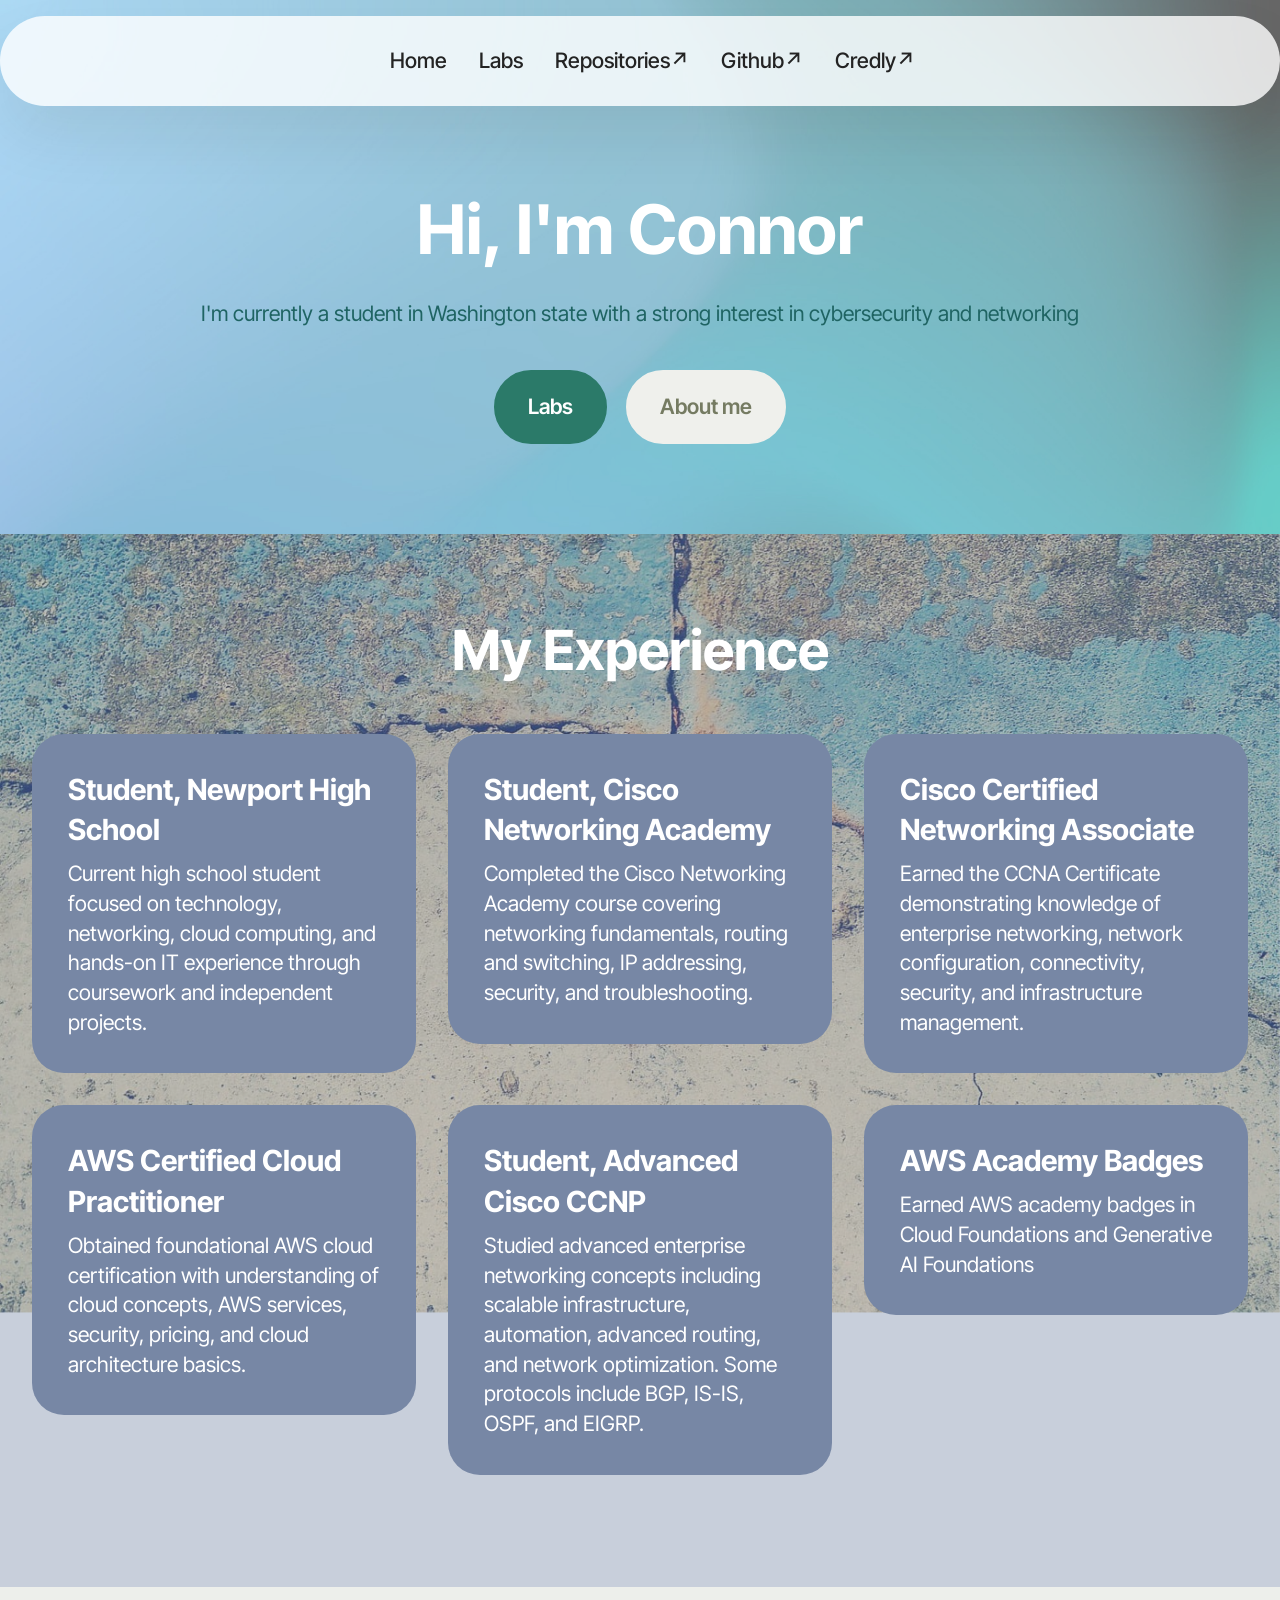
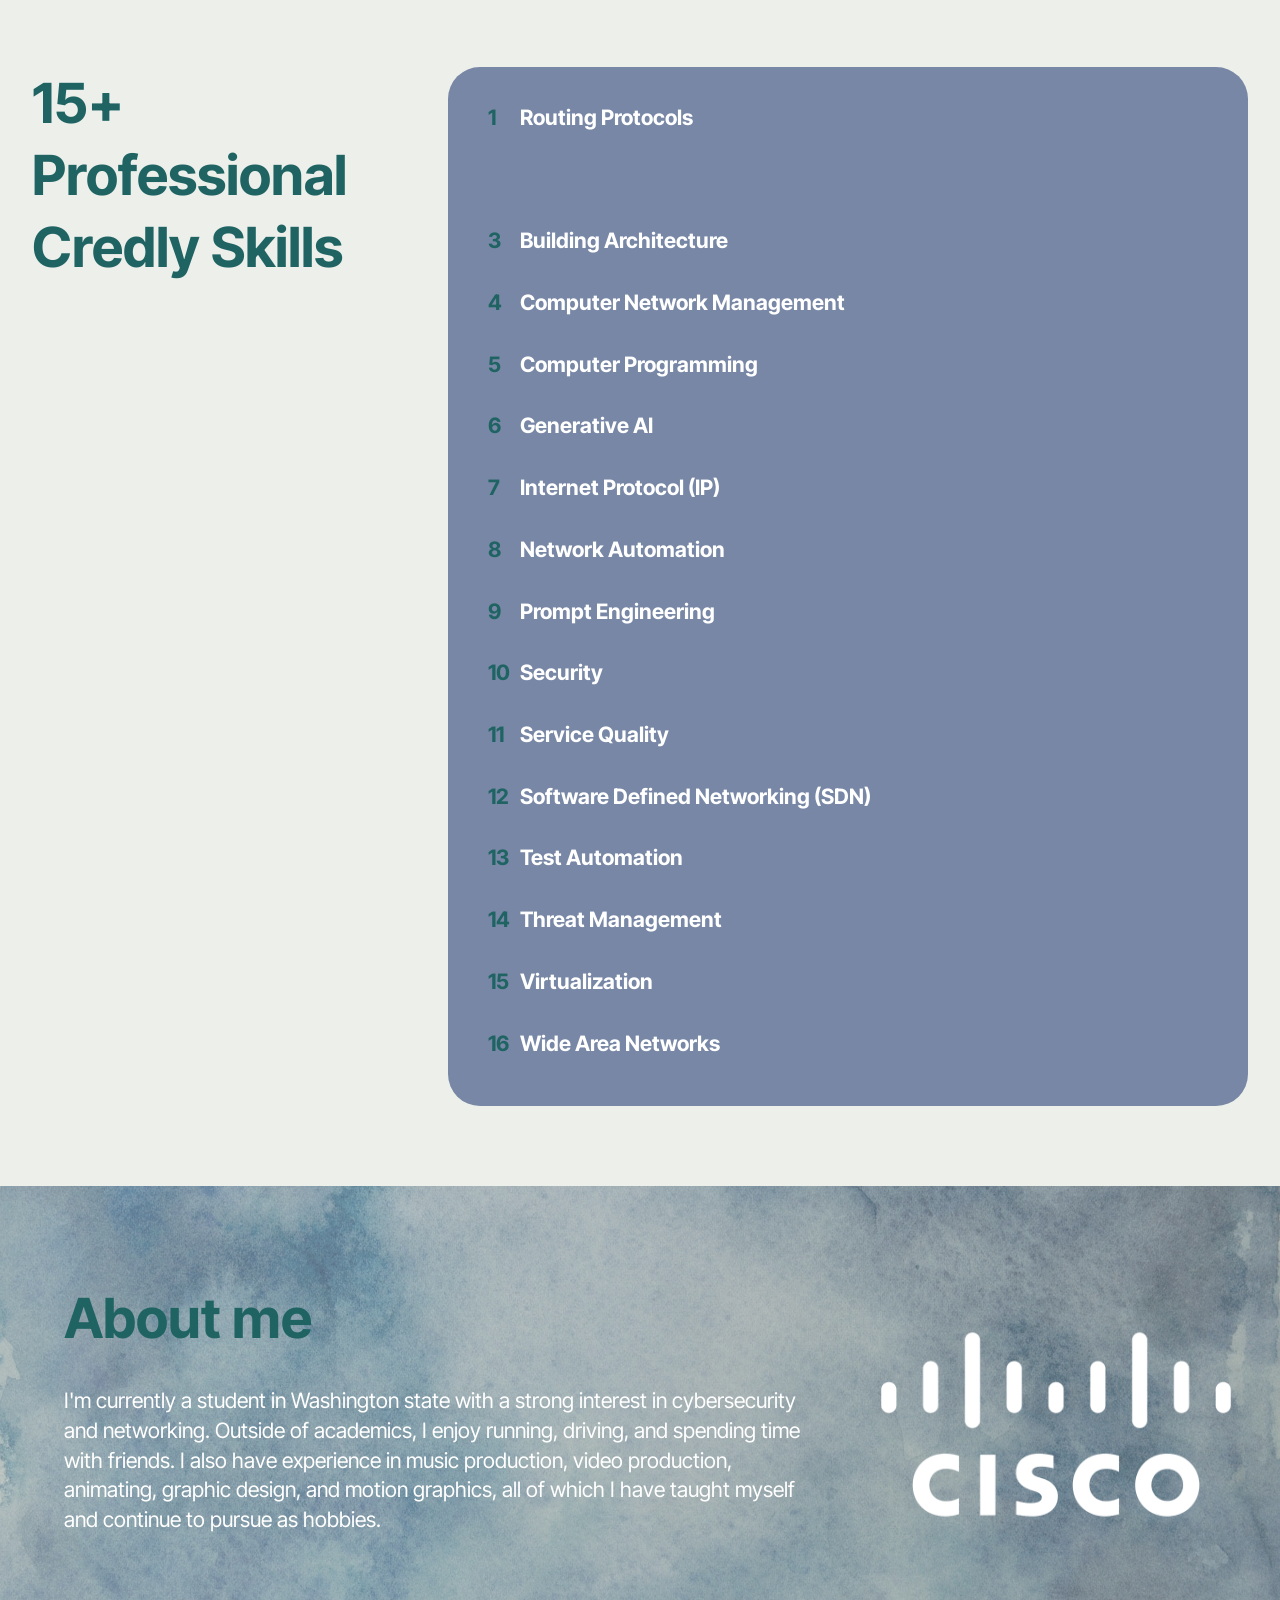
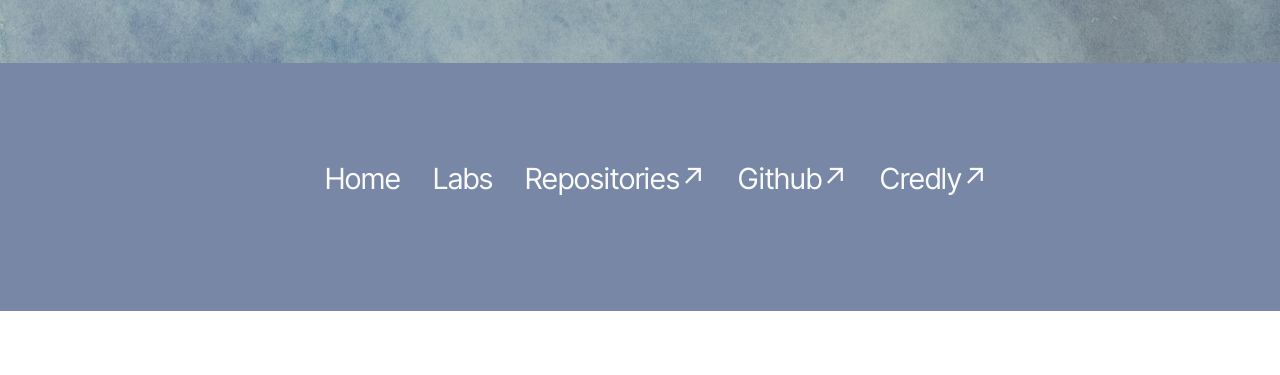
<file: index.html>
<!DOCTYPE html>
<html  >
<head>
  <!-- Site made with Mobirise Website Builder v6.1.12, https://mobirise.com -->
  <meta charset="UTF-8">
  <meta http-equiv="X-UA-Compatible" content="IE=edge">
  <meta name="generator" content="Mobirise v6.1.12, mobirise.com">
  <meta name="viewport" content="width=device-width, initial-scale=1, minimum-scale=1">
  <link rel="shortcut icon" href="assets/images/logo.png" type="image/x-icon">
  <meta name="description" content="">
  
  
  <title>Home</title>
  <link rel="stylesheet" href="assets/web/assets/mobirise-icons2/mobirise2.css">
  <link rel="stylesheet" href="assets/bootstrap/css/bootstrap.min.css">
  <link rel="stylesheet" href="assets/parallax/jarallax.css">
  <link rel="stylesheet" href="assets/animatecss/animate.css">
  <link rel="stylesheet" href="assets/dropdown/css/style.css">
  <link rel="stylesheet" href="assets/socicon/css/styles.css">
  <link rel="stylesheet" href="assets/theme/css/style.css">
  <link rel="preload" href="https://fonts.googleapis.com/css?family=Inter+Tight:100,200,300,400,500,600,700,800,900,100i,200i,300i,400i,500i,600i,700i,800i,900i&display=swap" as="style" onload="this.onload=null;this.rel='stylesheet'">
  <noscript><link rel="stylesheet" href="https://fonts.googleapis.com/css?family=Inter+Tight:100,200,300,400,500,600,700,800,900,100i,200i,300i,400i,500i,600i,700i,800i,900i&display=swap"></noscript>
  <link rel="preload" as="style" href="assets/mobirise/css/mbr-additional.css?v=dJkgpg"><link rel="stylesheet" href="assets/mobirise/css/mbr-additional.css?v=dJkgpg" type="text/css">

  
  
  
</head>
<body>
  
  <section data-bs-version="5.1" class="menu menu2 cid-tJS6tZXiPa" once="menu" id="menu02-0">
	

	<nav class="navbar navbar-dropdown navbar-fixed-top navbar-expand-lg">
		<div class="container">
			<div class="navbar-brand">
				
				
			</div>
			<button class="navbar-toggler" type="button" data-toggle="collapse" data-bs-toggle="collapse" data-target="#navbarSupportedContent" data-bs-target="#navbarSupportedContent" aria-controls="navbarNavAltMarkup" aria-expanded="false" aria-label="Toggle navigation">
				<div class="hamburger">
					<span></span>
					<span></span>
					<span></span>
					<span></span>
				</div>
			</button>
			<div class="collapse navbar-collapse" id="navbarSupportedContent">
				<ul class="navbar-nav nav-dropdown nav-right navbar-nav-top-padding" data-app-modern-menu="true"><li class="nav-item">
						<a class="nav-link link text-black text-primary display-4" href="index.html#header05-1">Home</a>
					</li>
					<li class="nav-item">
						<a class="nav-link link text-black text-primary display-4" href="labs.html#features04-1x" aria-expanded="false">Labs</a>
					</li>
					<li class="nav-item">
						<a class="nav-link link text-black text-primary display-4" href="https://github.com/ConnorIngle?tab=repositories" target="_blank">Repositories↗</a>
					</li><li class="nav-item"><a class="nav-link link text-black text-primary display-4" href="https://github.com/ConnorIngle" target="_blank">Github↗</a></li><li class="nav-item"><a class="nav-link link text-black text-primary display-4" href="https://www.credly.com/users/connor-ingle" target="_blank">Credly↗</a></li></ul>
				
				
			</div>
		</div>
	</nav>
</section>

<section data-bs-version="5.1" class="header5 cid-tJS6uM4N87" id="header05-1">
	

	
	<div class="mbr-overlay" style="opacity: 0.4; background-color: rgb(255, 255, 255);"></div>
	
	<div class="align-center container">
		<div class="row justify-content-center">
			<div class="col-md-12 col-lg-9">
				<h1 class="mbr-section-title mbr-fonts-style mb-4 display-1"><strong>Hi, I'm Connor</strong></h1>
				<p class="mbr-text mbr-fonts-style mb-4 display-7">I'm currently a student in Washington state with a strong interest in cybersecurity and networking</p>
				<div class="mbr-section-btn mt-3"><a class="btn btn-primary display-7" href="labs.html">Labs</a> <a class="btn btn-white display-7" href="index.html#header01-7">About me</a></div>
			</div>
		</div>
		<div class="row mt-5 justify-content-center">
			
		</div>
	</div>
</section>

<section data-bs-version="5.1" class="features21 cid-vm9S1e69zr mbr-parallax-background" id="features021-1i">
  

  
  <div class="mbr-overlay" style="opacity: 0.4; background-color: rgb(119, 135, 165);"></div>
  <div class="container">
    <div class="row mb-5 justify-content-center">
      <div class="col-12 mb-0 content-head">
        <h3 class="mbr-section-title mbr-fonts-style align-center mb-0 display-2">
          <strong>My Experience</strong></h3>
        
      </div>
    </div>
    <div class="row mbr-masonry" data-masonry="{&quot;percentPosition&quot;: true }">
      <div class="item features-without-image col-12 col-md-6 col-lg-4 active">
        <div class="item-wrapper">
          <div class="card-box align-left">
            
            <h5 class="card-title mbr-fonts-style display-5">
              <strong>Student, Newport High School</strong></h5>
            <p class="card-text mbr-fonts-style display-7">Current high school student focused on technology, networking, cloud computing, and hands-on IT experience through coursework and independent projects.</p>
          </div>
        </div>
      </div>
      <div class="item features-without-image col-12 col-md-6 col-lg-4">
        <div class="item-wrapper">
          <div class="card-box align-left">
            
            <h5 class="card-title mbr-fonts-style display-5">
              <strong>Student, Cisco Networking Academy</strong></h5>
            <p class="card-text mbr-fonts-style display-7">
              Completed the Cisco Networking Academy course covering networking fundamentals, routing and switching, IP addressing, security, and troubleshooting.</p>
          </div>
        </div>
      </div>
      <div class="item features-without-image col-12 col-md-6 col-lg-4">
        <div class="item-wrapper">
          <div class="card-box align-left">
            
            <h5 class="card-title mbr-fonts-style display-5">
              <strong>Cisco Certified Networking Associate</strong></h5>
            <p class="card-text mbr-fonts-style display-7">
              Earned the CCNA Certificate demonstrating knowledge of enterprise networking, network configuration, connectivity, security, and infrastructure management.</p>
          </div>
        </div>
      </div>
      <div class="item features-without-image col-12 col-md-6 col-lg-4">
        <div class="item-wrapper">
          <div class="card-box align-left">
            
            <h5 class="card-title mbr-fonts-style display-5"><strong>AWS Certified Cloud Practitioner</strong></h5>
            <p class="card-text mbr-fonts-style display-7">
              Obtained foundational AWS cloud certification with understanding of cloud concepts, AWS services, security, pricing, and cloud architecture basics.</p>
          </div>
        </div>
      </div><div class="item features-without-image col-12 col-md-6 col-lg-4">
        <div class="item-wrapper">
          <div class="card-box align-left">
            
            <h5 class="card-title mbr-fonts-style display-5">
              <strong>Student, Advanced Cisco CCNP</strong></h5>
            <p class="card-text mbr-fonts-style display-7">
              Studied advanced enterprise networking concepts including scalable infrastructure, automation, advanced routing, and network optimization. Some protocols include BGP, IS-IS, OSPF, and EIGRP.</p>
          </div>
        </div>
      </div>
      
      <div class="item features-without-image col-12 col-md-6 col-lg-4">
        <div class="item-wrapper">
          <div class="card-box align-left">
            
            <h5 class="card-title mbr-fonts-style display-5"><strong>AWS Academy Badges</strong></h5>
            <p class="card-text mbr-fonts-style display-7">
              Earned AWS academy badges in Cloud Foundations and Generative AI Foundations</p>
          </div>
        </div>
      </div>
    </div>
  </div>
</section>

<section data-bs-version="5.1" class="article22 cid-vm9Ulvik9o" id="article22-1j">
  
  
  
  <div class="container">
    <div class="row justify-content-center">
      <div class="col-lg-4">
        <div class="col-12 col-md-12">
          <h5 class="mbr-section-title mbr-fonts-style mt-0 mb-4 display-2"><strong>15+ Professional Credly Skills</strong></h5>
          
          
        </div>
      </div>

      <div class="col-lg-8 side-features">
        <div class="item-wrapper align-left">
          <div class="counter-container mbr-text mbr-fonts-style display-7">
            <ol>
              <li><strong>Routing Protocols</strong></li>
              <li><strong>Artificial Intelligence (AI)</strong></li>
              <li><strong>Building Architecture</strong></li>
              <li><strong>Computer Network Management</strong></li>
              <li><strong>Computer Programming</strong></li><li><strong>Generative AI</strong></li><li><strong>Internet Protocol (IP)</strong></li><li><strong>Network Automation</strong></li><li><strong>Prompt Engineering</strong></li><li><strong>Security</strong></li><li><strong>Service Quality</strong></li><li><strong>Software Defined Networking (SDN)</strong></li><li><strong>Test Automation</strong></li><li><strong>Threat Management</strong></li><li><strong>Virtualization</strong></li><li><strong>Wide Area Networks</strong></li>
            </ol>
          </div>
        </div>




      </div>
    </div>
  </div>
</section>

<section data-bs-version="5.1" class="header1 cid-tJS9vXDdRK mbr-parallax-background" id="header01-7">
	

	
	<div class="mbr-overlay" style="opacity: 0.5; background-color: rgb(166, 169, 156);"></div>

	<div class="container">
		<div class="row justify-content-center">
			<div class="col-12 col-md-12 col-lg-4 image-wrapper">
				<img class="w-100" src="assets/images/cisco-logo-transparent-2-816x432.png" alt="Mobirise Website Builder">
			</div>
			<div class="col-12 col-lg col-md-12">
				<div class="text-wrapper align-left">
					<h1 class="mbr-section-title mbr-fonts-style mb-4 display-2"><strong>About me</strong></h1>
					<p class="mbr-text mbr-fonts-style mb-4 display-7">
						I'm currently a student in Washington state with a strong interest in cybersecurity and networking. Outside of academics, I enjoy running, driving, and spending time with friends. I also have experience in music production, video production, animating, graphic design, and motion graphics, all of which I have taught myself and continue to pursue as hobbies.</p>
					
				</div>
			</div>
		</div>
	</div>
</section>

<section data-bs-version="5.1" class="footer3 cid-vmfrQlPcGo" once="footers" id="footer03-1k">

        

    

    <div class="container">
        <div class="row">
            <div class="row-links">
                <ul class="header-menu">
                  
                  
                  
                  
                <li class="header-menu-item mbr-fonts-style display-5"></li><li class="header-menu-item mbr-fonts-style display-5"><a href="index.html#header05-1" class="text-white text-primary">Home</a></li><li class="header-menu-item mbr-fonts-style display-5"><a href="labs.html#top" class="text-white text-primary">Labs</a></li><li class="header-menu-item mbr-fonts-style display-5"><a href="https://github.com/ConnorIngle?tab=repositories" class="text-white text-primary" target="_blank">Repositories↗</a></li><li class="header-menu-item mbr-fonts-style display-5"><a href="https://github.com/ConnorIngle" class="text-white text-primary" target="_blank">Github↗</a></li><li class="header-menu-item mbr-fonts-style display-5"><a href="https://www.credly.com/users/connor-ingle" class="text-white text-primary" target="_blank">Credly↗</a></li></ul>
              </div>

            
            
        </div>
    </div>
</section><section class="display-7" style="padding: 0;align-items: center;justify-content: center;flex-wrap: wrap;    align-content: center;display: flex;position: relative;height: 4rem;"><a href="https://mobiri.se/4838241" style="flex: 1 1;height: 4rem;position: absolute;width: 100%;z-index: 1;"><img alt="" style="height: 4rem;" src="[data-uri]"></a><p style="margin: 0;text-align: center;" class="display-7">&#8204;</p><a style="z-index:1" href="https://mobirise.com/builder/ai-website-maker.html">Free AI Website Maker</a></section><script src="assets/bootstrap/js/bootstrap.bundle.min.js"></script>  <script src="assets/parallax/jarallax.js"></script>  <script src="assets/smoothscroll/smooth-scroll.js"></script>  <script src="assets/ytplayer/index.js"></script>  <script src="assets/dropdown/js/navbar-dropdown.js"></script>  <script src="assets/masonry/masonry.pkgd.min.js"></script>  <script src="assets/imagesloaded/imagesloaded.pkgd.min.js"></script>  <script src="assets/theme/js/script.js"></script>  
  
  
  <input name="animation" type="hidden">
  </body>
</html>
</file>
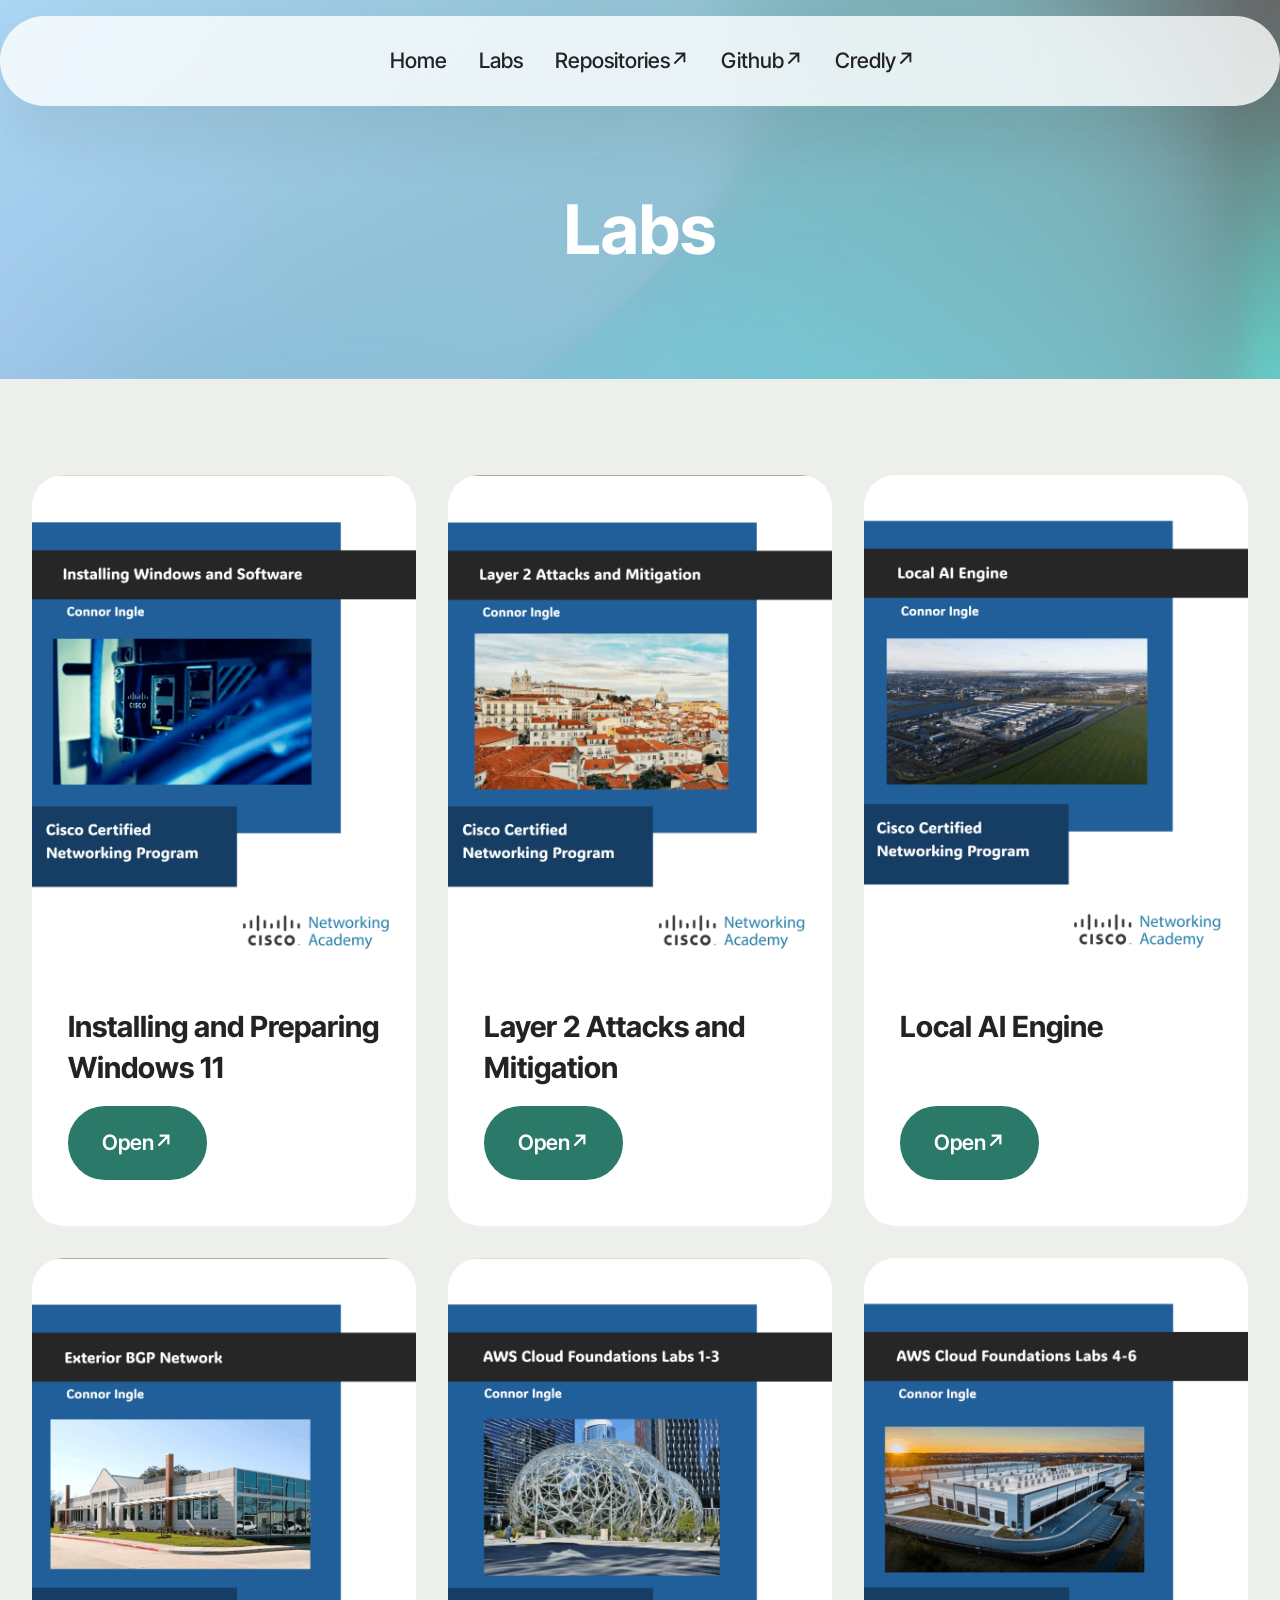
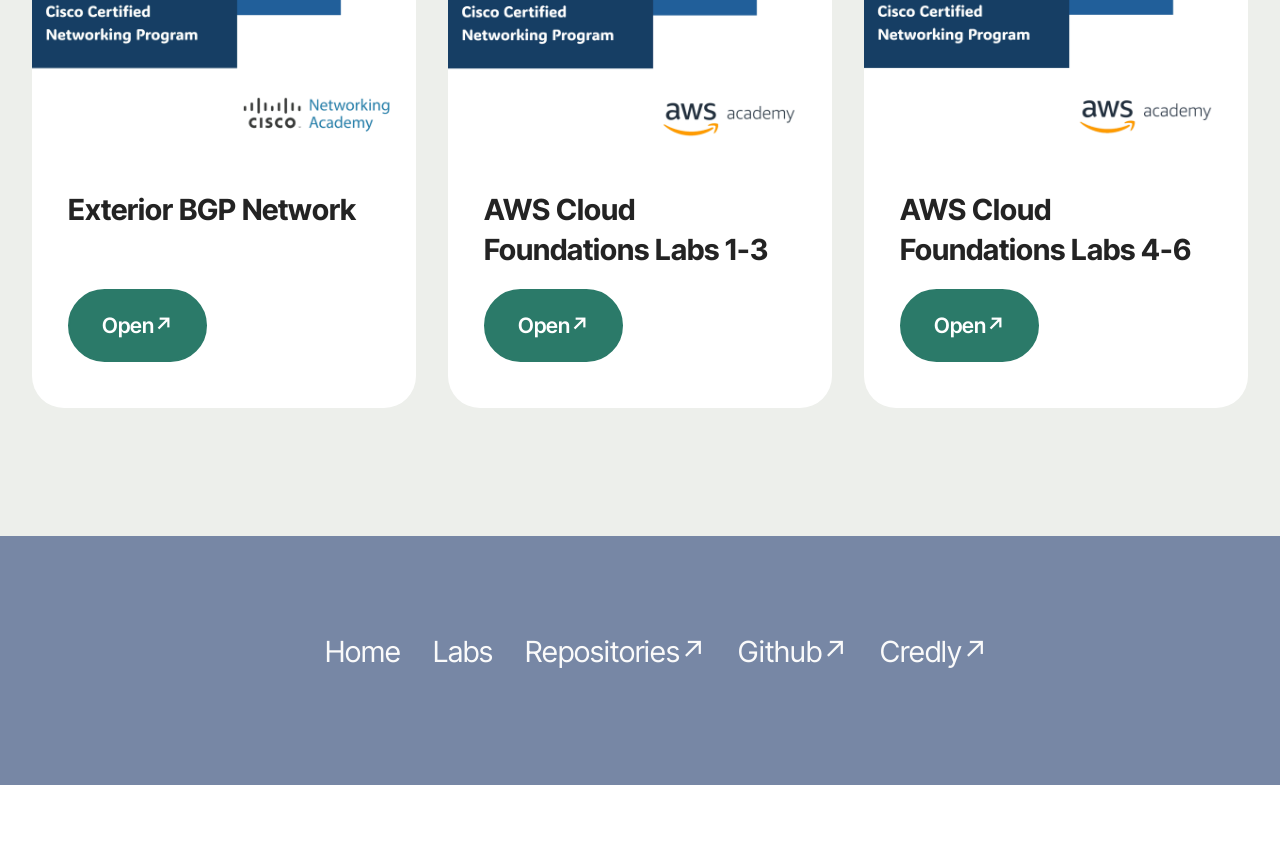
<file: labs.html>
<!DOCTYPE html>
<html  >
<head>
  <!-- Site made with Mobirise Website Builder v6.1.12, https://mobirise.com -->
  <meta charset="UTF-8">
  <meta http-equiv="X-UA-Compatible" content="IE=edge">
  <meta name="generator" content="Mobirise v6.1.12, mobirise.com">
  <meta name="viewport" content="width=device-width, initial-scale=1, minimum-scale=1">
  <link rel="shortcut icon" href="assets/images/logo.png" type="image/x-icon">
  <meta name="description" content="">
  
  
  <title>Labs</title>
  <link rel="stylesheet" href="assets/web/assets/mobirise-icons2/mobirise2.css">
  <link rel="stylesheet" href="assets/bootstrap/css/bootstrap.min.css">
  <link rel="stylesheet" href="assets/animatecss/animate.css">
  <link rel="stylesheet" href="assets/dropdown/css/style.css">
  <link rel="stylesheet" href="assets/socicon/css/styles.css">
  <link rel="stylesheet" href="assets/theme/css/style.css">
  <link rel="preload" href="https://fonts.googleapis.com/css?family=Inter+Tight:100,200,300,400,500,600,700,800,900,100i,200i,300i,400i,500i,600i,700i,800i,900i&display=swap" as="style" onload="this.onload=null;this.rel='stylesheet'">
  <noscript><link rel="stylesheet" href="https://fonts.googleapis.com/css?family=Inter+Tight:100,200,300,400,500,600,700,800,900,100i,200i,300i,400i,500i,600i,700i,800i,900i&display=swap"></noscript>
  <link rel="preload" as="style" href="assets/mobirise/css/mbr-additional.css?v=m1sQQ2"><link rel="stylesheet" href="assets/mobirise/css/mbr-additional.css?v=m1sQQ2" type="text/css">

  
  
  
</head>
<body>
  
  <section data-bs-version="5.1" class="menu menu2 cid-vmfK7ILk0M" once="menu" id="menu02-1r">
	

	<nav class="navbar navbar-dropdown navbar-fixed-top navbar-expand-lg">
		<div class="container">
			<div class="navbar-brand">
				
				
			</div>
			<button class="navbar-toggler" type="button" data-toggle="collapse" data-bs-toggle="collapse" data-target="#navbarSupportedContent" data-bs-target="#navbarSupportedContent" aria-controls="navbarNavAltMarkup" aria-expanded="false" aria-label="Toggle navigation">
				<div class="hamburger">
					<span></span>
					<span></span>
					<span></span>
					<span></span>
				</div>
			</button>
			<div class="collapse navbar-collapse" id="navbarSupportedContent">
				<ul class="navbar-nav nav-dropdown nav-right navbar-nav-top-padding" data-app-modern-menu="true"><li class="nav-item">
						<a class="nav-link link text-black text-primary display-4" href="index.html#header05-1">Home</a>
					</li>
					<li class="nav-item">
						<a class="nav-link link text-black text-primary display-4" href="labs.html#features04-1x" aria-expanded="false">Labs</a>
					</li>
					<li class="nav-item">
						<a class="nav-link link text-black text-primary display-4" href="https://github.com/ConnorIngle?tab=repositories" target="_blank">Repositories↗</a>
					</li><li class="nav-item"><a class="nav-link link text-black text-primary display-4" href="https://github.com/ConnorIngle" target="_blank">Github↗</a></li><li class="nav-item"><a class="nav-link link text-black text-primary display-4" href="https://www.credly.com/users/connor-ingle" target="_blank">Credly↗</a></li></ul>
				
				
			</div>
		</div>
	</nav>
</section>

<section data-bs-version="5.1" class="header5 cid-vmfK7Jgavy" id="header05-1s">
	

	
	<div class="mbr-overlay" style="opacity: 0.4; background-color: rgb(255, 255, 255);"></div>
	
	<div class="align-center container">
		<div class="row justify-content-center">
			<div class="col-md-12 col-lg-9">
				<h1 class="mbr-section-title mbr-fonts-style mb-4 display-1"><strong>Labs</strong></h1>
				
				
			</div>
		</div>
		<div class="row mt-5 justify-content-center">
			
		</div>
	</div>
</section>

<section data-bs-version="5.1" class="features4 start cid-vmfMjrKFFC" id="features04-1x">
	
	
	<div class="container">
		<div class="row justify-content-center">
			<div class="col-12 content-head">
				
			</div>
		</div>
		<div class="row">
			<div class="item features-image col-12 col-md-6 col-lg-4 active">
				<div class="item-wrapper">
					<div class="item-img">
						<img src="assets/images/screenshot-2026-06-12-084120-816x1061.png" alt="Mobirise Website Builder" data-slide-to="1" data-bs-slide-to="1">
					</div>
					<div class="item-content">
						<h5 class="item-title mbr-fonts-style display-5">
							<strong>Installing and Preparing Windows 11</strong></h5>
						
						<div class="mbr-section-btn item-footer"><a href="assets/files/Installing-WindowsLab.docx" class="btn item-btn btn-primary display-7" target="_blank">Open↗</a></div>
					</div>

				</div>
			</div>
			<div class="item features-image col-12 col-md-6 col-lg-4">
				<div class="item-wrapper">
					<div class="item-img">
						<img src="assets/images/screenshot-2026-06-12-084058-816x1060.png" alt="Mobirise Website Builder" data-slide-to="2" data-bs-slide-to="2">
					</div>
					<div class="item-content">
						<h5 class="item-title mbr-fonts-style display-5">
							<strong>Layer 2 Attacks and Mitigation</strong></h5>
						
						<div class="mbr-section-btn item-footer"><a href="assets/files/Layer-2AttacksLab.docx" class="btn item-btn btn-primary display-7" target="_blank">Open↗</a></div>
					</div>
				</div>
			</div><div class="item features-image col-12 col-md-6 col-lg-4">
				<div class="item-wrapper">
					<div class="item-img">
						<img src="assets/images/screenshot-2026-06-12-084542-816x1059.png" alt="Mobirise Website Builder" data-slide-to="3" data-bs-slide-to="3">
					</div>
					<div class="item-content">
						<h5 class="item-title mbr-fonts-style display-5">
							<strong>Local AI Engine</strong></h5>
						
						<div class="mbr-section-btn item-footer"><a href="assets/files/Local-AIEngineLab.docx" class="btn item-btn btn-primary display-7" target="_blank">Open↗</a></div>
					</div>
				</div>
			</div><div class="item features-image col-12 col-md-6 col-lg-4">
				<div class="item-wrapper">
					<div class="item-img">
						<img src="assets/images/screenshot-2026-06-12-084838-816x1062.png" alt="Mobirise Website Builder" data-slide-to="3" data-bs-slide-to="4">
					</div>
					<div class="item-content">
						<h5 class="item-title mbr-fonts-style display-5">
							<strong>Exterior BGP Network</strong></h5>
						
						<div class="mbr-section-btn item-footer"><a href="assets/files/Exterior-BGPLab.docx" class="btn item-btn btn-primary display-7" target="_blank">Open↗</a></div>
					</div>
				</div>
			</div><div class="item features-image col-12 col-md-6 col-lg-4">
				<div class="item-wrapper">
					<div class="item-img">
						<img src="assets/images/screenshot-2026-06-12-085902-816x1060.png" alt="Mobirise Website Builder" data-slide-to="4" data-bs-slide-to="5">
					</div>
					<div class="item-content">
						<h5 class="item-title mbr-fonts-style display-5">
							<strong>AWS Cloud Foundations Labs 1-3</strong></h5>
						
						<div class="mbr-section-btn item-footer"><a href="assets/files/Amazon-AWSLabs1-3.docx" class="btn item-btn btn-primary display-7" target="_blank">Open↗</a></div>
					</div>
				</div>
			</div><div class="item features-image col-12 col-md-6 col-lg-4">
				<div class="item-wrapper">
					<div class="item-img">
						<img src="assets/images/screenshot-2026-06-12-085721-816x1056.png" alt="Mobirise Website Builder" data-slide-to="5" data-bs-slide-to="6">
					</div>
					<div class="item-content">
						<h5 class="item-title mbr-fonts-style display-5">
							<strong>AWS Cloud Foundations Labs 4-6</strong></h5>
						
						<div class="mbr-section-btn item-footer"><a href="assets/files/Amazon-AWSLabs4-6.docx" class="btn item-btn btn-primary display-7" target="_blank">Open↗</a></div>
					</div>
				</div>
			</div>
			
		</div>
	</div>
</section>

<section data-bs-version="5.1" class="footer3 cid-vmfK7KSBnZ" once="footers" id="footer03-1w">

        

    

    <div class="container">
        <div class="row">
            <div class="row-links">
                <ul class="header-menu">
                  
                  
                  
                  
                <li class="header-menu-item mbr-fonts-style display-5"></li><li class="header-menu-item mbr-fonts-style display-5"><a href="index.html#header05-1" class="text-white text-primary">Home</a></li><li class="header-menu-item mbr-fonts-style display-5"><a href="labs.html#top" class="text-white text-primary">Labs</a></li><li class="header-menu-item mbr-fonts-style display-5"><a href="https://github.com/ConnorIngle?tab=repositories" class="text-white text-primary" target="_blank">Repositories↗</a></li><li class="header-menu-item mbr-fonts-style display-5"><a href="https://github.com/ConnorIngle" class="text-white text-primary" target="_blank">Github↗</a></li><li class="header-menu-item mbr-fonts-style display-5"><a href="https://www.credly.com/users/connor-ingle" class="text-white text-primary" target="_blank">Credly↗</a></li></ul>
              </div>

            
            
        </div>
    </div>
</section><section class="display-7" style="padding: 0;align-items: center;justify-content: center;flex-wrap: wrap;    align-content: center;display: flex;position: relative;height: 4rem;"><a href="https://mobiri.se/4838241" style="flex: 1 1;height: 4rem;position: absolute;width: 100%;z-index: 1;"><img alt="" style="height: 4rem;" src="[data-uri]"></a><p style="margin: 0;text-align: center;" class="display-7">&#8204;</p><a style="z-index:1" href="https://mobirise.com/builder/ai-website-creator.html">AI Website Creator</a></section><script src="assets/bootstrap/js/bootstrap.bundle.min.js"></script>  <script src="assets/smoothscroll/smooth-scroll.js"></script>  <script src="assets/ytplayer/index.js"></script>  <script src="assets/dropdown/js/navbar-dropdown.js"></script>  <script src="assets/theme/js/script.js"></script>  
  
  
  <input name="animation" type="hidden">
  </body>
</html>
</file>
<file: assets/web/assets/mobirise-icons2/mobirise2.css>
@font-face {
  font-family: 'Moririse2';
  font-display: swap;
  src:  url('mobirise2.eot?f2bix4');
  src:  url('mobirise2.eot?f2bix4#iefix') format('embedded-opentype'),
    url('mobirise2.woff2?f2bix4') format('woff2'),
    url('mobirise2.woff?f2bix4') format('woff'),
    url('mobirise2.ttf?f2bix4') format('truetype'),
    url('mobirise2.svg?f2bix4#mobirise2') format('svg');
  font-weight: normal;
  font-style: normal;
}

[class^="mobi-"], [class*=" mobi-"] {
  /* use !important to prevent issues with browser extensions that change fonts */
  font-family: 'Moririse2' !important;
  speak: none;
  font-style: normal;
  font-weight: normal;
  font-variant: normal;
  text-transform: none;
  line-height: 1;

  /* Better Font Rendering =========== */
  -webkit-font-smoothing: antialiased;
  -moz-osx-font-smoothing: grayscale;
}

.mobi-mbri-add-submenu:before {
  content: "\e900";
}
.mobi-mbri-alert:before {
  content: "\e901";
}
.mobi-mbri-align-center:before {
  content: "\e902";
}
.mobi-mbri-align-justify:before {
  content: "\e903";
}
.mobi-mbri-align-left:before {
  content: "\e904";
}
.mobi-mbri-align-right:before {
  content: "\e905";
}
.mobi-mbri-android:before {
  content: "\e906";
}
.mobi-mbri-apple:before {
  content: "\e907";
}
.mobi-mbri-arrow-down:before {
  content: "\e908";
}
.mobi-mbri-arrow-next:before {
  content: "\e909";
}
.mobi-mbri-arrow-prev:before {
  content: "\e90a";
}
.mobi-mbri-arrow-up:before {
  content: "\e90b";
}
.mobi-mbri-bold:before {
  content: "\e90c";
}
.mobi-mbri-bookmark:before {
  content: "\e90d";
}
.mobi-mbri-bootstrap:before {
  content: "\e90e";
}
.mobi-mbri-briefcase:before {
  content: "\e90f";
}
.mobi-mbri-browse:before {
  content: "\e910";
}
.mobi-mbri-bulleted-list:before {
  content: "\e911";
}
.mobi-mbri-calendar:before {
  content: "\e912";
}
.mobi-mbri-camera:before {
  content: "\e913";
}
.mobi-mbri-cart-add:before {
  content: "\e914";
}
.mobi-mbri-cart-full:before {
  content: "\e915";
}
.mobi-mbri-cash:before {
  content: "\e916";
}
.mobi-mbri-change-style:before {
  content: "\e917";
}
.mobi-mbri-chat:before {
  content: "\e918";
}
.mobi-mbri-clock:before {
  content: "\e919";
}
.mobi-mbri-close:before {
  content: "\e91a";
}
.mobi-mbri-cloud:before {
  content: "\e91b";
}
.mobi-mbri-code:before {
  content: "\e91c";
}
.mobi-mbri-contact-form:before {
  content: "\e91d";
}
.mobi-mbri-credit-card:before {
  content: "\e91e";
}
.mobi-mbri-cursor-click:before {
  content: "\e91f";
}
.mobi-mbri-cust-feedback:before {
  content: "\e920";
}
.mobi-mbri-database:before {
  content: "\e921";
}
.mobi-mbri-delivery:before {
  content: "\e922";
}
.mobi-mbri-desktop:before {
  content: "\e923";
}
.mobi-mbri-devices:before {
  content: "\e924";
}
.mobi-mbri-down:before {
  content: "\e925";
}
.mobi-mbri-download-2:before {
  content: "\e926";
}
.mobi-mbri-download:before {
  content: "\e927";
}
.mobi-mbri-drag-n-drop-2:before {
  content: "\e928";
}
.mobi-mbri-drag-n-drop:before {
  content: "\e929";
}
.mobi-mbri-edit-2:before {
  content: "\e92a";
}
.mobi-mbri-edit:before {
  content: "\e92b";
}
.mobi-mbri-error:before {
  content: "\e92c";
}
.mobi-mbri-extension:before {
  content: "\e92d";
}
.mobi-mbri-features:before {
  content: "\e92e";
}
.mobi-mbri-file:before {
  content: "\e92f";
}
.mobi-mbri-flag:before {
  content: "\e930";
}
.mobi-mbri-folder:before {
  content: "\e931";
}
.mobi-mbri-gift:before {
  content: "\e932";
}
.mobi-mbri-github:before {
  content: "\e933";
}
.mobi-mbri-globe-2:before {
  content: "\e934";
}
.mobi-mbri-globe:before {
  content: "\e935";
}
.mobi-mbri-growing-chart:before {
  content: "\e936";
}
.mobi-mbri-hearth:before {
  content: "\e937";
}
.mobi-mbri-help:before {
  content: "\e938";
}
.mobi-mbri-home:before {
  content: "\e939";
}
.mobi-mbri-hot-cup:before {
  content: "\e93a";
}
.mobi-mbri-idea:before {
  content: "\e93b";
}
.mobi-mbri-image-gallery:before {
  content: "\e93c";
}
.mobi-mbri-image-slider:before {
  content: "\e93d";
}
.mobi-mbri-info:before {
  content: "\e93e";
}
.mobi-mbri-italic:before {
  content: "\e93f";
}
.mobi-mbri-key:before {
  content: "\e940";
}
.mobi-mbri-laptop:before {
  content: "\e941";
}
.mobi-mbri-layers:before {
  content: "\e942";
}
.mobi-mbri-left-right:before {
  content: "\e943";
}
.mobi-mbri-left:before {
  content: "\e944";
}
.mobi-mbri-letter:before {
  content: "\e945";
}
.mobi-mbri-like:before {
  content: "\e946";
}
.mobi-mbri-link:before {
  content: "\e947";
}
.mobi-mbri-lock:before {
  content: "\e948";
}
.mobi-mbri-login:before {
  content: "\e949";
}
.mobi-mbri-logout:before {
  content: "\e94a";
}
.mobi-mbri-magic-stick:before {
  content: "\e94b";
}
.mobi-mbri-map-pin:before {
  content: "\e94c";
}
.mobi-mbri-menu:before {
  content: "\e94d";
}
.mobi-mbri-mobile-2:before {
  content: "\e94e";
}
.mobi-mbri-mobile-horizontal:before {
  content: "\e94f";
}
.mobi-mbri-mobile:before {
  content: "\e950";
}
.mobi-mbri-mobirise:before {
  content: "\e951";
}
.mobi-mbri-more-horizontal:before {
  content: "\e952";
}
.mobi-mbri-more-vertical:before {
  content: "\e953";
}
.mobi-mbri-music:before {
  content: "\e954";
}
.mobi-mbri-new-file:before {
  content: "\e955";
}
.mobi-mbri-numbered-list:before {
  content: "\e956";
}
.mobi-mbri-opened-folder:before {
  content: "\e957";
}
.mobi-mbri-pages:before {
  content: "\e958";
}
.mobi-mbri-paper-plane:before {
  content: "\e959";
}
.mobi-mbri-paperclip:before {
  content: "\e95a";
}
.mobi-mbri-phone:before {
  content: "\e95b";
}
.mobi-mbri-photo:before {
  content: "\e95c";
}
.mobi-mbri-photos:before {
  content: "\e95d";
}
.mobi-mbri-pin:before {
  content: "\e95e";
}
.mobi-mbri-play:before {
  content: "\e95f";
}
.mobi-mbri-plus:before {
  content: "\e960";
}
.mobi-mbri-preview:before {
  content: "\e961";
}
.mobi-mbri-print:before {
  content: "\e962";
}
.mobi-mbri-protect:before {
  content: "\e963";
}
.mobi-mbri-question:before {
  content: "\e964";
}
.mobi-mbri-quote-left:before {
  content: "\e965";
}
.mobi-mbri-quote-right:before {
  content: "\e966";
}
.mobi-mbri-redo:before {
  content: "\e967";
}
.mobi-mbri-refresh:before {
  content: "\e968";
}
.mobi-mbri-responsive-2:before {
  content: "\e969";
}
.mobi-mbri-responsive:before {
  content: "\e96a";
}
.mobi-mbri-right:before {
  content: "\e96b";
}
.mobi-mbri-rocket:before {
  content: "\e96c";
}
.mobi-mbri-sad-face:before {
  content: "\e96d";
}
.mobi-mbri-sale:before {
  content: "\e96e";
}
.mobi-mbri-save:before {
  content: "\e96f";
}
.mobi-mbri-search:before {
  content: "\e970";
}
.mobi-mbri-setting-2:before {
  content: "\e971";
}
.mobi-mbri-setting-3:before {
  content: "\e972";
}
.mobi-mbri-setting:before {
  content: "\e973";
}
.mobi-mbri-share:before {
  content: "\e974";
}
.mobi-mbri-shopping-bag:before {
  content: "\e975";
}
.mobi-mbri-shopping-basket:before {
  content: "\e976";
}
.mobi-mbri-shopping-cart:before {
  content: "\e977";
}
.mobi-mbri-sites:before {
  content: "\e978";
}
.mobi-mbri-smile-face:before {
  content: "\e979";
}
.mobi-mbri-speed:before {
  content: "\e97a";
}
.mobi-mbri-star:before {
  content: "\e97b";
}
.mobi-mbri-success:before {
  content: "\e97c";
}
.mobi-mbri-sun:before {
  content: "\e97d";
}
.mobi-mbri-sun2:before {
  content: "\e97e";
}
.mobi-mbri-tablet-vertical:before {
  content: "\e97f";
}
.mobi-mbri-tablet:before {
  content: "\e980";
}
.mobi-mbri-target:before {
  content: "\e981";
}
.mobi-mbri-timer:before {
  content: "\e982";
}
.mobi-mbri-to-ftp:before {
  content: "\e983";
}
.mobi-mbri-to-local-drive:before {
  content: "\e984";
}
.mobi-mbri-touch-swipe:before {
  content: "\e985";
}
.mobi-mbri-touch:before {
  content: "\e986";
}
.mobi-mbri-trash:before {
  content: "\e987";
}
.mobi-mbri-underline:before {
  content: "\e988";
}
.mobi-mbri-undo:before {
  content: "\e989";
}
.mobi-mbri-unlink:before {
  content: "\e98a";
}
.mobi-mbri-unlock:before {
  content: "\e98b";
}
.mobi-mbri-up-down:before {
  content: "\e98c";
}
.mobi-mbri-up:before {
  content: "\e98d";
}
.mobi-mbri-update:before {
  content: "\e98e";
}
.mobi-mbri-upload-2:before {
  content: "\e98f";
}
.mobi-mbri-upload:before {
  content: "\e990";
}
.mobi-mbri-user-2:before {
  content: "\e991";
}
.mobi-mbri-user:before {
  content: "\e992";
}
.mobi-mbri-users:before {
  content: "\e993";
}
.mobi-mbri-video-play:before {
  content: "\e994";
}
.mobi-mbri-video:before {
  content: "\e995";
}
.mobi-mbri-watch:before {
  content: "\e996";
}
.mobi-mbri-website-theme-2:before {
  content: "\e997";
}
.mobi-mbri-website-theme:before {
  content: "\e998";
}
.mobi-mbri-wifi:before {
  content: "\e999";
}
.mobi-mbri-windows:before {
  content: "\e99a";
}
.mobi-mbri-zoom-in:before {
  content: "\e99b";
}
.mobi-mbri-zoom-out:before {
  content: "\e99c";
}
</file>
<file: assets/parallax/jarallax.css>
.jarallax {
    position: relative;
    z-index: 0;
}
.jarallax > .jarallax-img {
    position: absolute;
    object-fit: cover;
    /* support for plugin https://github.com/bfred-it/object-fit-images */
    font-family: 'object-fit: cover;';
    top: 0;
    left: 0;
    width: 100%;
    height: 100%;
    z-index: -1;
}
</file>
<file: assets/dropdown/css/style.css>
.navbar-dropdown {
  left: 0;
  padding: 0;
  position: absolute;
  right: 0;
  top: 0;
  transition: all 0.45s ease;
  z-index: 1030;
  background: #282828; }
  .navbar-dropdown .navbar-logo {
    margin-right: 0.8rem;
    transition: margin 0.3s ease-in-out;
    vertical-align: middle; }
    .navbar-dropdown .navbar-logo img {
      height: 3.125rem;
      transition: all 0.3s ease-in-out; }
    .navbar-dropdown .navbar-logo.mbr-iconfont {
      font-size: 3.125rem;
      line-height: 3.125rem; }
  .navbar-dropdown .navbar-caption {
    font-weight: 700;
    white-space: normal;
    vertical-align: -4px;
    line-height: 3.125rem !important; }
    .navbar-dropdown .navbar-caption, .navbar-dropdown .navbar-caption:hover {
      color: inherit;
      text-decoration: none; }
  .navbar-dropdown .mbr-iconfont + .navbar-caption {
    vertical-align: -1px; }
  .navbar-dropdown.navbar-fixed-top {
    position: fixed; }
  .navbar-dropdown .navbar-brand span {
    vertical-align: -4px; }
  .navbar-dropdown.bg-color.transparent {
    background: none; }
  .navbar-dropdown.navbar-short .navbar-brand {
    padding: 0.625rem 0; }
    .navbar-dropdown.navbar-short .navbar-brand span {
      vertical-align: -1px; }
  .navbar-dropdown.navbar-short .navbar-caption {
    line-height: 2.375rem !important;
    vertical-align: -2px; }
  .navbar-dropdown.navbar-short .navbar-logo {
    margin-right: 0.5rem; }
    .navbar-dropdown.navbar-short .navbar-logo img {
      height: 2.375rem; }
    .navbar-dropdown.navbar-short .navbar-logo.mbr-iconfont {
      font-size: 2.375rem;
      line-height: 2.375rem; }
  .navbar-dropdown.navbar-short .mbr-table-cell {
    height: 3.625rem; }
  .navbar-dropdown .navbar-close {
    left: 0.6875rem;
    position: fixed;
    top: 0.75rem;
    z-index: 1000; }
  .navbar-dropdown .hamburger-icon {
    content: "";
    display: inline-block;
    vertical-align: middle;
    width: 16px;
    -webkit-box-shadow: 0 -6px 0 1px #282828,0 0 0 1px #282828,0 6px 0 1px #282828;
    -moz-box-shadow: 0 -6px 0 1px #282828,0 0 0 1px #282828,0 6px 0 1px #282828;
    box-shadow: 0 -6px 0 1px #282828,0 0 0 1px #282828,0 6px 0 1px #282828; }

.dropdown-menu .dropdown-toggle[data-toggle="dropdown-submenu"]::after {
  border-bottom: 0.35em solid transparent;
  border-left: 0.35em solid;
  border-right: 0;
  border-top: 0.35em solid transparent;
  margin-left: 0.3rem; }

.dropdown-menu .dropdown-item:focus {
  outline: 0; }

.nav-dropdown {
  font-size: 0.75rem;
  font-weight: 500;
  height: auto !important; }
  .nav-dropdown .nav-btn {
    padding-left: 1rem; }
  .nav-dropdown .link {
    margin: .667em 1.667em;
    font-weight: 500;
    padding: 0;
    transition: color .2s ease-in-out; }
    .nav-dropdown .link.dropdown-toggle {
      margin-right: 2.583em; }
      .nav-dropdown .link.dropdown-toggle::after {
        margin-left: .25rem;
        border-top: 0.35em solid;
        border-right: 0.35em solid transparent;
        border-left: 0.35em solid transparent;
        border-bottom: 0; }
      .nav-dropdown .link.dropdown-toggle[aria-expanded="true"] {
        margin: 0;
        padding: 0.667em 3.263em  0.667em 1.667em; }
  .nav-dropdown .link::after,
  .nav-dropdown .dropdown-item::after {
    color: inherit; }
  .nav-dropdown .btn {
    font-size: 0.75rem;
    font-weight: 700;
    letter-spacing: 0;
    margin-bottom: 0;
    padding-left: 1.25rem;
    padding-right: 1.25rem; }
  .nav-dropdown .dropdown-menu {
    border-radius: 0;
    border: 0;
    left: 0;
    margin: 0;
    padding-bottom: 1.25rem;
    padding-top: 1.25rem;
    position: relative; }
  .nav-dropdown .dropdown-submenu {
    margin-left: 0.125rem;
    top: 0; }
  .nav-dropdown .dropdown-item {
    font-weight: 500;
    line-height: 2;
    padding: 0.3846em 4.615em 0.3846em 1.5385em;
    position: relative;
    transition: color .2s ease-in-out, background-color .2s ease-in-out; }
    .nav-dropdown .dropdown-item::after {
      margin-top: -0.3077em;
      position: absolute;
      right: 1.1538em;
      top: 50%; }
    .nav-dropdown .dropdown-item:focus, .nav-dropdown .dropdown-item:hover {
      background: none; }

@media (max-width: 767px) {
  .nav-dropdown.navbar-toggleable-sm {
    bottom: 0;
    display: none;
    left: 0;
    overflow-x: hidden;
    position: fixed;
    top: 0;
    transform: translateX(-100%);
    -ms-transform: translateX(-100%);
    -webkit-transform: translateX(-100%);
    width: 18.75rem;
    z-index: 999; } }
.nav-dropdown.navbar-toggleable-xl {
  bottom: 0;
  display: none;
  left: 0;
  overflow-x: hidden;
  position: fixed;
  top: 0;
  transform: translateX(-100%);
  -ms-transform: translateX(-100%);
  -webkit-transform: translateX(-100%);
  width: 18.75rem;
  z-index: 999; }

.nav-dropdown-sm {
  display: block !important;
  overflow-x: hidden;
  overflow: auto;
  padding-top: 3.875rem; }
  .nav-dropdown-sm::after {
    content: "";
    display: block;
    height: 3rem;
    width: 100%; }
  .nav-dropdown-sm.collapse.in ~ .navbar-close {
    display: block !important; }
  .nav-dropdown-sm.collapsing, .nav-dropdown-sm.collapse.in {
    transform: translateX(0);
    -ms-transform: translateX(0);
    -webkit-transform: translateX(0);
    transition: all 0.25s ease-out;
    -webkit-transition: all 0.25s ease-out;
    background: #282828; }
  .nav-dropdown-sm.collapsing[aria-expanded="false"] {
    transform: translateX(-100%);
    -ms-transform: translateX(-100%);
    -webkit-transform: translateX(-100%); }
  .nav-dropdown-sm .nav-item {
    display: block;
    margin-left: 0 !important;
    padding-left: 0; }
  .nav-dropdown-sm .link,
  .nav-dropdown-sm .dropdown-item {
    border-top: 1px dotted rgba(255, 255, 255, 0.1);
    font-size: 0.8125rem;
    line-height: 1.6;
    margin: 0 !important;
    padding: 0.875rem 2.4rem 0.875rem 1.5625rem !important;
    position: relative;
    white-space: normal; }
    .nav-dropdown-sm .link:focus, .nav-dropdown-sm .link:hover,
    .nav-dropdown-sm .dropdown-item:focus,
    .nav-dropdown-sm .dropdown-item:hover {
      background: rgba(0, 0, 0, 0.2) !important;
      color: #c0a375; }
  .nav-dropdown-sm .nav-btn {
    position: relative;
    padding: 1.5625rem 1.5625rem 0 1.5625rem; }
    .nav-dropdown-sm .nav-btn::before {
      border-top: 1px dotted rgba(255, 255, 255, 0.1);
      content: "";
      left: 0;
      position: absolute;
      top: 0;
      width: 100%; }
    .nav-dropdown-sm .nav-btn + .nav-btn {
      padding-top: 0.625rem; }
      .nav-dropdown-sm .nav-btn + .nav-btn::before {
        display: none; }
  .nav-dropdown-sm .btn {
    padding: 0.625rem 0; }
  .nav-dropdown-sm .dropdown-toggle[data-toggle="dropdown-submenu"]::after {
    margin-left: .25rem;
    border-top: 0.35em solid;
    border-right: 0.35em solid transparent;
    border-left: 0.35em solid transparent;
    border-bottom: 0; }
  .nav-dropdown-sm .dropdown-toggle[data-toggle="dropdown-submenu"][aria-expanded="true"]::after {
    border-top: 0;
    border-right: 0.35em solid transparent;
    border-left: 0.35em solid transparent;
    border-bottom: 0.35em solid; }
  .nav-dropdown-sm .dropdown-menu {
    margin: 0;
    padding: 0;
    position: relative;
    top: 0;
    left: 0;
    width: 100%;
    border: 0;
    float: none;
    border-radius: 0;
    background: none; }
  .nav-dropdown-sm .dropdown-submenu {
    left: 100%;
    margin-left: 0.125rem;
    margin-top: -1.25rem;
    top: 0; }

.navbar-toggleable-sm .nav-dropdown .dropdown-menu {
  position: absolute; }

.navbar-toggleable-sm .nav-dropdown .dropdown-submenu {
  left: 100%;
  margin-left: 0.125rem;
  margin-top: -1.25rem;
  top: 0; }

.navbar-toggleable-sm.opened .nav-dropdown .dropdown-menu {
  position: relative; }

.navbar-toggleable-sm.opened .nav-dropdown .dropdown-submenu {
  left: 0;
  margin-left: 00rem;
  margin-top: 0rem;
  top: 0; }

.is-builder .nav-dropdown.collapsing {
  transition: none !important; }
</file>
<file: assets/socicon/css/styles.css>
@charset "UTF-8";

@font-face {
  font-family: 'Socicon';
  src:  url('../fonts/socicon.eot');
  src:  url('../fonts/socicon.eot?#iefix') format('embedded-opentype'),
    url('../fonts/socicon.woff2') format('woff2'),
    url('../fonts/socicon.ttf') format('truetype'),
    url('../fonts/socicon.woff') format('woff'),
    url('../fonts/socicon.svg#socicon') format('svg');
  font-weight: normal;
  font-style: normal;
  font-display: swap;
}

[data-icon]:before {
  font-family: "socicon" !important;
  content: attr(data-icon);
  font-style: normal !important;
  font-weight: normal !important;
  font-variant: normal !important;
  text-transform: none !important;
  speak: none;
  line-height: 1;
  -webkit-font-smoothing: antialiased;
  -moz-osx-font-smoothing: grayscale;
}

[class^="socicon-"], [class*=" socicon-"] {
  /* use !important to prevent issues with browser extensions that change fonts */
  font-family: 'Socicon' !important;
  speak: none;
  font-style: normal;
  font-weight: normal;
  font-variant: normal;
  text-transform: none;
  line-height: 1;

  /* Better Font Rendering =========== */
  -webkit-font-smoothing: antialiased;
  -moz-osx-font-smoothing: grayscale;
}

.socicon-500px:before {
  content: "\e000";
}
.socicon-8tracks:before {
  content: "\e001";
}
.socicon-airbnb:before {
  content: "\e002";
}
.socicon-alliance:before {
  content: "\e003";
}
.socicon-amazon:before {
  content: "\e004";
}
.socicon-amplement:before {
  content: "\e005";
}
.socicon-android:before {
  content: "\e006";
}
.socicon-angellist:before {
  content: "\e007";
}
.socicon-apple:before {
  content: "\e008";
}
.socicon-appnet:before {
  content: "\e009";
}
.socicon-baidu:before {
  content: "\e00a";
}
.socicon-bandcamp:before {
  content: "\e00b";
}
.socicon-battlenet:before {
  content: "\e00c";
}
.socicon-mixer:before {
  content: "\e00d";
}
.socicon-bebee:before {
  content: "\e00e";
}
.socicon-bebo:before {
  content: "\e00f";
}
.socicon-behance:before {
  content: "\e010";
}
.socicon-blizzard:before {
  content: "\e011";
}
.socicon-blogger:before {
  content: "\e012";
}
.socicon-buffer:before {
  content: "\e013";
}
.socicon-chrome:before {
  content: "\e014";
}
.socicon-coderwall:before {
  content: "\e015";
}
.socicon-curse:before {
  content: "\e016";
}
.socicon-dailymotion:before {
  content: "\e017";
}
.socicon-deezer:before {
  content: "\e018";
}
.socicon-delicious:before {
  content: "\e019";
}
.socicon-deviantart:before {
  content: "\e01a";
}
.socicon-diablo:before {
  content: "\e01b";
}
.socicon-digg:before {
  content: "\e01c";
}
.socicon-discord:before {
  content: "\e01d";
}
.socicon-disqus:before {
  content: "\e01e";
}
.socicon-douban:before {
  content: "\e01f";
}
.socicon-draugiem:before {
  content: "\e020";
}
.socicon-dribbble:before {
  content: "\e021";
}
.socicon-drupal:before {
  content: "\e022";
}
.socicon-ebay:before {
  content: "\e023";
}
.socicon-ello:before {
  content: "\e024";
}
.socicon-endomodo:before {
  content: "\e025";
}
.socicon-envato:before {
  content: "\e026";
}
.socicon-etsy:before {
  content: "\e027";
}
.socicon-facebook:before {
  content: "\e028";
}
.socicon-feedburner:before {
  content: "\e029";
}
.socicon-filmweb:before {
  content: "\e02a";
}
.socicon-firefox:before {
  content: "\e02b";
}
.socicon-flattr:before {
  content: "\e02c";
}
.socicon-flickr:before {
  content: "\e02d";
}
.socicon-formulr:before {
  content: "\e02e";
}
.socicon-forrst:before {
  content: "\e02f";
}
.socicon-foursquare:before {
  content: "\e030";
}
.socicon-friendfeed:before {
  content: "\e031";
}
.socicon-github:before {
  content: "\e032";
}
.socicon-goodreads:before {
  content: "\e033";
}
.socicon-google:before {
  content: "\e034";
}
.socicon-googlescholar:before {
  content: "\e035";
}
.socicon-googlegroups:before {
  content: "\e036";
}
.socicon-googlephotos:before {
  content: "\e037";
}
.socicon-googleplus:before {
  content: "\e038";
}
.socicon-grooveshark:before {
  content: "\e039";
}
.socicon-hackerrank:before {
  content: "\e03a";
}
.socicon-hearthstone:before {
  content: "\e03b";
}
.socicon-hellocoton:before {
  content: "\e03c";
}
.socicon-heroes:before {
  content: "\e03d";
}
.socicon-smashcast:before {
  content: "\e03e";
}
.socicon-horde:before {
  content: "\e03f";
}
.socicon-houzz:before {
  content: "\e040";
}
.socicon-icq:before {
  content: "\e041";
}
.socicon-identica:before {
  content: "\e042";
}
.socicon-imdb:before {
  content: "\e043";
}
.socicon-instagram:before {
  content: "\e044";
}
.socicon-issuu:before {
  content: "\e045";
}
.socicon-istock:before {
  content: "\e046";
}
.socicon-itunes:before {
  content: "\e047";
}
.socicon-keybase:before {
  content: "\e048";
}
.socicon-lanyrd:before {
  content: "\e049";
}
.socicon-lastfm:before {
  content: "\e04a";
}
.socicon-line:before {
  content: "\e04b";
}
.socicon-linkedin:before {
  content: "\e04c";
}
.socicon-livejournal:before {
  content: "\e04d";
}
.socicon-lyft:before {
  content: "\e04e";
}
.socicon-macos:before {
  content: "\e04f";
}
.socicon-mail:before {
  content: "\e050";
}
.socicon-medium:before {
  content: "\e051";
}
.socicon-meetup:before {
  content: "\e052";
}
.socicon-mixcloud:before {
  content: "\e053";
}
.socicon-modelmayhem:before {
  content: "\e054";
}
.socicon-mumble:before {
  content: "\e055";
}
.socicon-myspace:before {
  content: "\e056";
}
.socicon-newsvine:before {
  content: "\e057";
}
.socicon-nintendo:before {
  content: "\e058";
}
.socicon-npm:before {
  content: "\e059";
}
.socicon-odnoklassniki:before {
  content: "\e05a";
}
.socicon-openid:before {
  content: "\e05b";
}
.socicon-opera:before {
  content: "\e05c";
}
.socicon-outlook:before {
  content: "\e05d";
}
.socicon-overwatch:before {
  content: "\e05e";
}
.socicon-patreon:before {
  content: "\e05f";
}
.socicon-paypal:before {
  content: "\e060";
}
.socicon-periscope:before {
  content: "\e061";
}
.socicon-persona:before {
  content: "\e062";
}
.socicon-pinterest:before {
  content: "\e063";
}
.socicon-play:before {
  content: "\e064";
}
.socicon-player:before {
  content: "\e065";
}
.socicon-playstation:before {
  content: "\e066";
}
.socicon-pocket:before {
  content: "\e067";
}
.socicon-qq:before {
  content: "\e068";
}
.socicon-quora:before {
  content: "\e069";
}
.socicon-raidcall:before {
  content: "\e06a";
}
.socicon-ravelry:before {
  content: "\e06b";
}
.socicon-reddit:before {
  content: "\e06c";
}
.socicon-renren:before {
  content: "\e06d";
}
.socicon-researchgate:before {
  content: "\e06e";
}
.socicon-residentadvisor:before {
  content: "\e06f";
}
.socicon-reverbnation:before {
  content: "\e070";
}
.socicon-rss:before {
  content: "\e071";
}
.socicon-sharethis:before {
  content: "\e072";
}
.socicon-skype:before {
  content: "\e073";
}
.socicon-slideshare:before {
  content: "\e074";
}
.socicon-smugmug:before {
  content: "\e075";
}
.socicon-snapchat:before {
  content: "\e076";
}
.socicon-songkick:before {
  content: "\e077";
}
.socicon-soundcloud:before {
  content: "\e078";
}
.socicon-spotify:before {
  content: "\e079";
}
.socicon-stackexchange:before {
  content: "\e07a";
}
.socicon-stackoverflow:before {
  content: "\e07b";
}
.socicon-starcraft:before {
  content: "\e07c";
}
.socicon-stayfriends:before {
  content: "\e07d";
}
.socicon-steam:before {
  content: "\e07e";
}
.socicon-storehouse:before {
  content: "\e07f";
}
.socicon-strava:before {
  content: "\e080";
}
.socicon-streamjar:before {
  content: "\e081";
}
.socicon-stumbleupon:before {
  content: "\e082";
}
.socicon-swarm:before {
  content: "\e083";
}
.socicon-teamspeak:before {
  content: "\e084";
}
.socicon-teamviewer:before {
  content: "\e085";
}
.socicon-technorati:before {
  content: "\e086";
}
.socicon-telegram:before {
  content: "\e087";
}
.socicon-tripadvisor:before {
  content: "\e088";
}
.socicon-tripit:before {
  content: "\e089";
}
.socicon-triplej:before {
  content: "\e08a";
}
.socicon-tumblr:before {
  content: "\e08b";
}
.socicon-twitch:before {
  content: "\e08c";
}
.socicon-twitter:before {
  content: "\e08d";
}
.socicon-uber:before {
  content: "\e08e";
}
.socicon-ventrilo:before {
  content: "\e08f";
}
.socicon-viadeo:before {
  content: "\e090";
}
.socicon-viber:before {
  content: "\e091";
}
.socicon-viewbug:before {
  content: "\e092";
}
.socicon-vimeo:before {
  content: "\e093";
}
.socicon-vine:before {
  content: "\e094";
}
.socicon-vkontakte:before {
  content: "\e095";
}
.socicon-warcraft:before {
  content: "\e096";
}
.socicon-wechat:before {
  content: "\e097";
}
.socicon-weibo:before {
  content: "\e098";
}
.socicon-whatsapp:before {
  content: "\e099";
}
.socicon-wikipedia:before {
  content: "\e09a";
}
.socicon-windows:before {
  content: "\e09b";
}
.socicon-wordpress:before {
  content: "\e09c";
}
.socicon-wykop:before {
  content: "\e09d";
}
.socicon-xbox:before {
  content: "\e09e";
}
.socicon-xing:before {
  content: "\e09f";
}
.socicon-yahoo:before {
  content: "\e0a0";
}
.socicon-yammer:before {
  content: "\e0a1";
}
.socicon-yandex:before {
  content: "\e0a2";
}
.socicon-yelp:before {
  content: "\e0a3";
}
.socicon-younow:before {
  content: "\e0a4";
}
.socicon-youtube:before {
  content: "\e0a5";
}
.socicon-zapier:before {
  content: "\e0a6";
}
.socicon-zerply:before {
  content: "\e0a7";
}
.socicon-zomato:before {
  content: "\e0a8";
}
.socicon-zynga:before {
  content: "\e0a9";
}
.socicon-bluesky:before {
  content: "\e0aa";
}
.socicon-threads:before {
  content: "\e0ab";
}
.socicon-spreadshirt:before {
  content: "\e901";
}
.socicon-gamejolt:before {
  content: "\e902";
}
.socicon-trello:before {
  content: "\e903";
}
.socicon-tunein:before {
  content: "\e904";
}
.socicon-bloglovin:before {
  content: "\e905";
}
.socicon-gamewisp:before {
  content: "\e906";
}
.socicon-messenger:before {
  content: "\e907";
}
.socicon-pandora:before {
  content: "\e908";
}
.socicon-augment:before {
  content: "\e909";
}
.socicon-bitbucket:before {
  content: "\e90a";
}
.socicon-fyuse:before {
  content: "\e90b";
}
.socicon-yt-gaming:before {
  content: "\e90c";
}
.socicon-sketchfab:before {
  content: "\e90d";
}
.socicon-mobcrush:before {
  content: "\e90e";
}
.socicon-microsoft:before {
  content: "\e90f";
}
.socicon-realtor:before {
  content: "\e910";
}
.socicon-tidal:before {
  content: "\e911";
}
.socicon-qobuz:before {
  content: "\e912";
}
.socicon-natgeo:before {
  content: "\e913";
}
.socicon-mastodon:before {
  content: "\e914";
}
.socicon-unsplash:before {
  content: "\e915";
}
.socicon-homeadvisor:before {
  content: "\e916";
}
.socicon-angieslist:before {
  content: "\e917";
}
.socicon-codepen:before {
  content: "\e918";
}
.socicon-slack:before {
  content: "\e919";
}
.socicon-openaigym:before {
  content: "\e91a";
}
.socicon-logmein:before {
  content: "\e91b";
}
.socicon-fiverr:before {
  content: "\e91c";
}
.socicon-gotomeeting:before {
  content: "\e91d";
}
.socicon-aliexpress:before {
  content: "\e91e";
}
.socicon-guru:before {
  content: "\e91f";
}
.socicon-appstore:before {
  content: "\e920";
}
.socicon-homes:before {
  content: "\e921";
}
.socicon-zoom:before {
  content: "\e922";
}
.socicon-alibaba:before {
  content: "\e923";
}
.socicon-craigslist:before {
  content: "\e924";
}
.socicon-wix:before {
  content: "\e925";
}
.socicon-redfin:before {
  content: "\e926";
}
.socicon-googlecalendar:before {
  content: "\e927";
}
.socicon-shopify:before {
  content: "\e928";
}
.socicon-freelancer:before {
  content: "\e929";
}
.socicon-seedrs:before {
  content: "\e92a";
}
.socicon-bing:before {
  content: "\e92b";
}
.socicon-doodle:before {
  content: "\e92c";
}
.socicon-bonanza:before {
  content: "\e92d";
}
.socicon-squarespace:before {
  content: "\e92e";
}
.socicon-toptal:before {
  content: "\e92f";
}
.socicon-gust:before {
  content: "\e930";
}
.socicon-ask:before {
  content: "\e931";
}
.socicon-trulia:before {
  content: "\e932";
}
.socicon-loomly:before {
  content: "\e933";
}
.socicon-ghost:before {
  content: "\e934";
}
.socicon-upwork:before {
  content: "\e935";
}
.socicon-fundable:before {
  content: "\e936";
}
.socicon-booking:before {
  content: "\e937";
}
.socicon-googlemaps:before {
  content: "\e938";
}
.socicon-zillow:before {
  content: "\e939";
}
.socicon-niconico:before {
  content: "\e93a";
}
.socicon-toneden:before {
  content: "\e93b";
}
.socicon-crunchbase:before {
  content: "\e93c";
}
.socicon-homefy:before {
  content: "\e93d";
}
.socicon-calendly:before {
  content: "\e93e";
}
.socicon-livemaster:before {
  content: "\e93f";
}
.socicon-udemy:before {
  content: "\e940";
}
.socicon-codered:before {
  content: "\e941";
}
.socicon-origin:before {
  content: "\e942";
}
.socicon-nextdoor:before {
  content: "\e943";
}
.socicon-portfolio:before {
  content: "\e944";
}
.socicon-instructables:before {
  content: "\e945";
}
.socicon-gitlab:before {
  content: "\e946";
}
.socicon-hackernews:before {
  content: "\e947";
}
.socicon-smashwords:before {
  content: "\e948";
}
.socicon-kobo:before {
  content: "\e949";
}
.socicon-bookbub:before {
  content: "\e94a";
}
.socicon-mailru:before {
  content: "\e94b";
}
.socicon-moddb:before {
  content: "\e94c";
}
.socicon-indiedb:before {
  content: "\e94d";
}
.socicon-traxsource:before {
  content: "\e94e";
}
.socicon-gamefor:before {
  content: "\e94f";
}
.socicon-pixiv:before {
  content: "\e950";
}
.socicon-myanimelist:before {
  content: "\e951";
}
.socicon-blackberry:before {
  content: "\e952";
}
.socicon-wickr:before {
  content: "\e953";
}
.socicon-spip:before {
  content: "\e954";
}
.socicon-napster:before {
  content: "\e955";
}
.socicon-beatport:before {
  content: "\e956";
}
.socicon-hackerone:before {
  content: "\e957";
}
.socicon-internet:before {
  content: "\e958";
}
.socicon-ubuntu:before {
  content: "\e959";
}
.socicon-artstation:before {
  content: "\e95a";
}
.socicon-invision:before {
  content: "\e95b";
}
.socicon-torial:before {
  content: "\e95c";
}
.socicon-collectorz:before {
  content: "\e95d";
}
.socicon-seenthis:before {
  content: "\e95e";
}
.socicon-googleplaymusic:before {
  content: "\e95f";
}
.socicon-debian:before {
  content: "\e960";
}
.socicon-filmfreeway:before {
  content: "\e961";
}
.socicon-gnome:before {
  content: "\e962";
}
.socicon-itchio:before {
  content: "\e963";
}
.socicon-jamendo:before {
  content: "\e964";
}
.socicon-mix:before {
  content: "\e965";
}
.socicon-sharepoint:before {
  content: "\e966";
}
.socicon-tinder:before {
  content: "\e967";
}
.socicon-windguru:before {
  content: "\e968";
}
.socicon-cdbaby:before {
  content: "\e969";
}
.socicon-elementaryos:before {
  content: "\e96a";
}
.socicon-stage32:before {
  content: "\e96b";
}
.socicon-tiktok:before {
  content: "\e96c";
}
.socicon-gitter:before {
  content: "\e96d";
}
.socicon-letterboxd:before {
  content: "\e96e";
}
.socicon-threema:before {
  content: "\e96f";
}
.socicon-splice:before {
  content: "\e970";
}
.socicon-metapop:before {
  content: "\e971";
}
.socicon-naver:before {
  content: "\e972";
}
.socicon-remote:before {
  content: "\e973";
}
.socicon-flipboard:before {
  content: "\e974";
}
.socicon-googlehangouts:before {
  content: "\e975";
}
.socicon-dlive:before {
  content: "\e976";
}
.socicon-vsco:before {
  content: "\e977";
}
.socicon-stitcher:before {
  content: "\e978";
}
.socicon-avvo:before {
  content: "\e979";
}
.socicon-redbubble:before {
  content: "\e97a";
}
.socicon-society6:before {
  content: "\e97b";
}
.socicon-zazzle:before {
  content: "\e97c";
}
.socicon-eitaa:before {
  content: "\e97d";
}
.socicon-soroush:before {
  content: "\e97e";
}
.socicon-bale:before {
  content: "\e97f";
}
</file>
<file: assets/theme/css/style.css>
@charset "UTF-8";
section {
  background-color: #ffffff;
}

body {
  font-style: normal;
  line-height: 1.5;
  font-weight: 400;
  color: #232323;
  position: relative;
}

button {
  background-color: transparent;
  border-color: transparent;
}

.embla__button,
.carousel-control {
  background-color: #edefea !important;
  opacity: 0.8 !important;
  color: #464845 !important;
  border-color: #edefea !important;
}

.carousel .close,
.modalWindow .close {
  background-color: #edefea !important;
  color: #464845 !important;
  border-color: #edefea !important;
  opacity: 0.8 !important;
}

.carousel .close:hover,
.modalWindow .close:hover {
  opacity: 1 !important;
}

.carousel-indicators li {
  background-color: #edefea !important;
  border: 2px solid #464845 !important;
}

.carousel-indicators li:hover,
.carousel-indicators li:active {
  opacity: 0.8 !important;
}

.embla__button:hover,
.carousel-control:hover {
  background-color: #edefea !important;
  opacity: 1 !important;
}

.modalWindow-video-container {
  height: 80%;
}

section,
.container,
.container-fluid {
  position: relative;
  word-wrap: break-word;
}

a.mbr-iconfont:hover {
  text-decoration: none;
}

.article .lead p,
.article .lead ul,
.article .lead ol,
.article .lead pre,
.article .lead blockquote {
  margin-bottom: 0;
}

a {
  font-style: normal;
  font-weight: 400;
  cursor: pointer;
}
a, a:hover {
  text-decoration: none;
}

.mbr-section-title {
  font-style: normal;
  line-height: 1.3;
}

.mbr-section-subtitle {
  line-height: 1.3;
}

.mbr-text {
  font-style: normal;
  line-height: 1.7;
}

h1,
h2,
h3,
h4,
h5,
h6,
.display-1,
.display-2,
.display-4,
.display-5,
.display-7,
span,
p,
a {
  line-height: 1;
  word-break: break-word;
  word-wrap: break-word;
  font-weight: 400;
}

b,
strong {
  font-weight: bold;
}

input:-webkit-autofill, input:-webkit-autofill:hover, input:-webkit-autofill:focus, input:-webkit-autofill:active {
  transition-delay: 9999s;
  -webkit-transition-property: background-color, color;
  transition-property: background-color, color;
}

textarea[type=hidden] {
  display: none;
}

section {
  background-position: 50% 50%;
  background-repeat: no-repeat;
  background-size: cover;
}
section .mbr-background-video,
section .mbr-background-video-preview {
  position: absolute;
  bottom: 0;
  left: 0;
  right: 0;
  top: 0;
}

.hidden {
  visibility: hidden;
}

.mbr-z-index20 {
  z-index: 20;
}

/*! Base colors */
.mbr-white {
  color: #ffffff;
}

.mbr-black {
  color: #111111;
}

.mbr-bg-white {
  background-color: #ffffff;
}

.mbr-bg-black {
  background-color: #000000;
}

/*! Text-aligns */
.align-left {
  text-align: left;
}

.align-center {
  text-align: center;
}

.align-right {
  text-align: right;
}

/*! Font-weight  */
.mbr-light {
  font-weight: 300;
}

.mbr-regular {
  font-weight: 400;
}

.mbr-semibold {
  font-weight: 500;
}

.mbr-bold {
  font-weight: 700;
}

/*! Media  */
.media-content {
  flex-basis: 100%;
}

.media-container-row {
  display: flex;
  flex-direction: row;
  flex-wrap: wrap;
  justify-content: center;
  align-content: center;
  align-items: start;
}
.media-container-row .media-size-item {
  width: 400px;
}

.media-container-column {
  display: flex;
  flex-direction: column;
  flex-wrap: wrap;
  justify-content: center;
  align-content: center;
  align-items: stretch;
}
.media-container-column > * {
  width: 100%;
}

@media (min-width: 992px) {
  .media-container-row {
    flex-wrap: nowrap;
  }
}
figure {
  margin-bottom: 0;
  overflow: hidden;
}

figure[mbr-media-size] {
  transition: width 0.1s;
}

img,
iframe {
  display: block;
  width: 100%;
}

.card {
  background-color: transparent;
  border: none;
}

.card-box {
  width: 100%;
}

.card-img {
  text-align: center;
  flex-shrink: 0;
  -webkit-flex-shrink: 0;
}

.media {
  max-width: 100%;
  margin: 0 auto;
}

.mbr-figure {
  align-self: center;
}

.media-container > div {
  max-width: 100%;
}

.mbr-figure img,
.card-img img {
  width: 100%;
}

@media (max-width: 991px) {
  .media-size-item {
    width: auto !important;
  }
  .media {
    width: auto;
  }
  .mbr-figure {
    width: 100% !important;
  }
}
/*! Buttons */
.mbr-section-btn {
  margin-left: -0.6rem;
  margin-right: -0.6rem;
  font-size: 0;
}

.btn {
  font-weight: 600;
  border-width: 1px;
  font-style: normal;
  margin: 0.6rem 0.6rem;
  white-space: normal;
  transition: all 0.2s ease-in-out;
  display: inline-flex;
  align-items: center;
  justify-content: center;
  word-break: break-word;
}

.btn-sm {
  font-weight: 600;
  letter-spacing: 0px;
  transition: all 0.3s ease-in-out;
}

.btn-md {
  font-weight: 600;
  letter-spacing: 0px;
  transition: all 0.3s ease-in-out;
}

.btn-lg {
  font-weight: 600;
  letter-spacing: 0px;
  transition: all 0.3s ease-in-out;
}

.btn-form {
  margin: 0;
}
.btn-form:hover {
  cursor: pointer;
}

nav .mbr-section-btn {
  margin-left: 0rem;
  margin-right: 0rem;
}

/*! Btn icon margin */
.btn .mbr-iconfont,
.btn.btn-sm .mbr-iconfont {
  order: 1;
  cursor: pointer;
  margin-left: 0.5rem;
  vertical-align: sub;
}

.btn.btn-md .mbr-iconfont,
.btn.btn-md .mbr-iconfont {
  margin-left: 0.8rem;
}

.mbr-regular {
  font-weight: 400;
}

.mbr-semibold {
  font-weight: 500;
}

.mbr-bold {
  font-weight: 700;
}

[type=submit] {
  -webkit-appearance: none;
}

/*! Full-screen */
.mbr-fullscreen .mbr-overlay {
  min-height: 100vh;
}

.mbr-fullscreen {
  display: flex;
  display: -moz-flex;
  display: -ms-flex;
  display: -o-flex;
  align-items: center;
  min-height: 100vh;
  padding-top: 3rem;
  padding-bottom: 3rem;
}

/*! Map */
.map {
  height: 25rem;
  position: relative;
}
.map iframe {
  width: 100%;
  height: 100%;
}

/*! Scroll to top arrow */
.mbr-arrow-up {
  bottom: 25px;
  right: 90px;
  position: fixed;
  text-align: right;
  z-index: 5000;
  color: #ffffff;
  font-size: 22px;
}

.mbr-arrow-up a {
  background: rgba(0, 0, 0, 0.2);
  border-radius: 50%;
  color: #fff;
  display: inline-block;
  height: 60px;
  width: 60px;
  border: 2px solid #fff;
  outline-style: none !important;
  position: relative;
  text-decoration: none;
  transition: all 0.3s ease-in-out;
  cursor: pointer;
  text-align: center;
}
.mbr-arrow-up a:hover {
  background-color: rgba(0, 0, 0, 0.4);
}
.mbr-arrow-up a i {
  line-height: 60px;
}

.mbr-arrow-up-icon {
  display: block;
  color: #fff;
}

.mbr-arrow-up-icon::before {
  content: "›";
  display: inline-block;
  font-family: serif;
  font-size: 22px;
  line-height: 1;
  font-style: normal;
  position: relative;
  top: 6px;
  left: -4px;
  transform: rotate(-90deg);
}

/*! Arrow Down */
.mbr-arrow {
  position: absolute;
  bottom: 45px;
  left: 50%;
  width: 60px;
  height: 60px;
  cursor: pointer;
  background-color: rgba(80, 80, 80, 0.5);
  border-radius: 50%;
  transform: translateX(-50%);
}
@media (max-width: 767px) {
  .mbr-arrow {
    display: none;
  }
}
.mbr-arrow > a {
  display: inline-block;
  text-decoration: none;
  outline-style: none;
  animation: arrowdown 1.7s ease-in-out infinite;
  color: #ffffff;
}
.mbr-arrow > a > i {
  position: absolute;
  top: -2px;
  left: 15px;
  font-size: 2rem;
}

#scrollToTop a i::before {
  content: "";
  position: absolute;
  display: block;
  border-bottom: 2.5px solid #fff;
  border-left: 2.5px solid #fff;
  width: 27.8%;
  height: 27.8%;
  left: 50%;
  top: 51%;
  transform: translateY(-30%) translateX(-50%) rotate(135deg);
}

@keyframes arrowdown {
  0% {
    transform: translateY(0px);
  }
  50% {
    transform: translateY(-5px);
  }
  100% {
    transform: translateY(0px);
  }
}
@media (max-width: 500px) {
  .mbr-arrow-up {
    left: 0;
    right: 0;
    text-align: center;
  }
}
/*Gradients animation*/
@keyframes gradient-animation {
  from {
    background-position: 0% 100%;
    animation-timing-function: ease-in-out;
  }
  to {
    background-position: 100% 0%;
    animation-timing-function: ease-in-out;
  }
}
.bg-gradient {
  background-size: 200% 200%;
  animation: gradient-animation 5s infinite alternate;
  -webkit-animation: gradient-animation 5s infinite alternate;
}

.menu .navbar-brand {
  display: -webkit-flex;
}
.menu .navbar-brand span {
  display: flex;
  display: -webkit-flex;
}
.menu .navbar-brand .navbar-caption-wrap {
  display: -webkit-flex;
}
.menu .navbar-brand .navbar-logo img {
  display: -webkit-flex;
  width: auto;
}
@media (min-width: 768px) and (max-width: 991px) {
  .menu .navbar-toggleable-sm .navbar-nav {
    display: -ms-flexbox;
  }
}
@media (max-width: 991px) {
  .menu .navbar-collapse {
    max-height: 93.5vh;
  }
  .menu .navbar-collapse.show {
    overflow: auto;
  }
}
@media (min-width: 992px) {
  .menu .navbar-nav.nav-dropdown {
    display: -webkit-flex;
  }
  .menu .navbar-toggleable-sm .navbar-collapse {
    display: -webkit-flex !important;
  }
  .menu .collapsed .navbar-collapse {
    max-height: 93.5vh;
  }
  .menu .collapsed .navbar-collapse.show {
    overflow: auto;
  }
}
@media (max-width: 767px) {
  .menu .navbar-collapse {
    max-height: 80vh;
  }
}

.nav-link .mbr-iconfont {
  margin-right: 0.5rem;
}

.navbar {
  display: -webkit-flex;
  -webkit-flex-wrap: wrap;
  -webkit-align-items: center;
  -webkit-justify-content: space-between;
}

.navbar-collapse {
  -webkit-flex-basis: 100%;
  -webkit-flex-grow: 1;
  -webkit-align-items: center;
}

.nav-dropdown .link {
  padding: 0.667em 1.667em !important;
  margin: 0 !important;
}

.nav {
  display: -webkit-flex;
  -webkit-flex-wrap: wrap;
}

.row {
  display: -webkit-flex;
  -webkit-flex-wrap: wrap;
}

.justify-content-center {
  -webkit-justify-content: center;
}

.form-inline {
  display: -webkit-flex;
}

.card-wrapper {
  -webkit-flex: 1;
}

.carousel-control {
  z-index: 10;
  display: -webkit-flex;
}

.carousel-controls {
  display: -webkit-flex;
}

.media {
  display: -webkit-flex;
}

.form-group:focus {
  outline: none;
}

.jq-selectbox__select {
  padding: 7px 0;
  position: relative;
}

.jq-selectbox__dropdown {
  overflow: hidden;
  border-radius: 10px;
  position: absolute;
  top: 100%;
  left: 0 !important;
  width: 100% !important;
}

.jq-selectbox__trigger-arrow {
  right: 0;
  transform: translateY(-50%);
}

.jq-selectbox li {
  padding: 1.07em 0.5em;
}

input[type=range] {
  padding-left: 0 !important;
  padding-right: 0 !important;
}

.modal-dialog,
.modal-content {
  height: 100%;
}

.modal-dialog .carousel-inner {
  height: calc(100vh - 1.75rem);
}
@media (max-width: 575px) {
  .modal-dialog .carousel-inner {
    height: calc(100vh - 1rem);
  }
}

.carousel-item {
  text-align: center;
}

.carousel-item img {
  margin: auto;
}

.navbar-toggler {
  align-self: flex-start;
  padding: 0.25rem 0.75rem;
  font-size: 1.25rem;
  line-height: 1;
  background: transparent;
  border: 1px solid transparent;
  border-radius: 0.25rem;
}

.navbar-toggler:focus,
.navbar-toggler:hover {
  text-decoration: none;
  box-shadow: none;
}

.navbar-toggler-icon {
  display: inline-block;
  width: 1.5em;
  height: 1.5em;
  vertical-align: middle;
  content: "";
  background: no-repeat center center;
  background-size: 100% 100%;
}

.navbar-toggler-left {
  position: absolute;
  left: 1rem;
}

.navbar-toggler-right {
  position: absolute;
  right: 1rem;
}

.card-img {
  width: auto;
}

.menu .navbar.collapsed:not(.beta-menu) {
  flex-direction: column;
}

.carousel-item.active,
.carousel-item-next,
.carousel-item-prev {
  display: flex;
}

.note-air-layout .dropup .dropdown-menu,
.note-air-layout .navbar-fixed-bottom .dropdown .dropdown-menu {
  bottom: initial !important;
}

html,
body {
  height: auto;
  min-height: 100vh;
}

.dropup .dropdown-toggle::after {
  display: none;
}

.form-asterisk {
  font-family: initial;
  position: absolute;
  top: -2px;
  font-weight: normal;
}

.form-control-label {
  position: relative;
  cursor: pointer;
  margin-bottom: 0.357em;
  padding: 0;
}

.alert {
  color: #ffffff;
  border-radius: 0;
  border: 0;
  font-size: 1.1rem;
  line-height: 1.5;
  margin-bottom: 1.875rem;
  padding: 1.25rem;
  position: relative;
  text-align: center;
}
.alert.alert-form::after {
  background-color: inherit;
  bottom: -7px;
  content: "";
  display: block;
  height: 14px;
  left: 50%;
  margin-left: -7px;
  position: absolute;
  transform: rotate(45deg);
  width: 14px;
}

.form-control {
  background-color: #ffffff;
  background-clip: border-box;
  color: #232323;
  line-height: 1rem !important;
  height: auto;
  padding: 1.2rem 2rem;
  transition: border-color 0.25s ease 0s;
  border: 1px solid transparent !important;
  border-radius: 4px;
  box-shadow: rgba(0, 0, 0, 0.07) 0px 1px 1px 0px, rgba(0, 0, 0, 0.07) 0px 1px 3px 0px, rgba(0, 0, 0, 0.03) 0px 0px 0px 1px;
}
.form-active .form-control:invalid {
  border-color: red;
}

.row > * {
  padding-right: 1rem;
  padding-left: 1rem;
}

form .row {
  margin-left: -0.6rem;
  margin-right: -0.6rem;
}
form .row [class*=col] {
  padding-left: 0.6rem;
  padding-right: 0.6rem;
}

form .mbr-section-btn {
  padding-left: 0.6rem;
  padding-right: 0.6rem;
}

form .form-check-input {
  margin-top: 0.5;
}

textarea.form-control {
  line-height: 1.5rem !important;
}

.form-group {
  margin-bottom: 1.2rem;
}

.form-control,
form .btn {
  min-height: 48px;
}

.gdpr-block label span.textGDPR input[name=gdpr] {
  top: 7px;
}

.form-control:focus {
  box-shadow: none;
}

:focus {
  outline: none;
}

.mbr-overlay {
  background-color: #000;
  bottom: 0;
  left: 0;
  opacity: 0.5;
  position: absolute;
  right: 0;
  top: 0;
  z-index: 0;
  pointer-events: none;
}

blockquote {
  font-style: italic;
  padding: 3rem;
  font-size: 1.09rem;
  position: relative;
  border-left: 3px solid;
}

ul,
ol,
pre,
blockquote {
  margin-bottom: 2.3125rem;
}

.mt-4 {
  margin-top: 2rem !important;
}

.mb-4 {
  margin-bottom: 2rem !important;
}

.container,
.container-fluid {
  padding-left: 16px;
  padding-right: 16px;
}

.row {
  margin-left: -16px;
  margin-right: -16px;
}
.row > [class*=col] {
  padding-left: 16px;
  padding-right: 16px;
}

@media (min-width: 992px) {
  .container-fluid {
    padding-left: 32px;
    padding-right: 32px;
  }
}
@media (max-width: 991px) {
  .mbr-container {
    padding-left: 16px;
    padding-right: 16px;
  }
}
.app-video-wrapper > img {
  opacity: 1;
}

.app-video-wrapper {
  background: transparent;
}

.item {
  position: relative;
}

.dropdown-menu .dropdown-menu {
  left: 100%;
}

.dropdown-item + .dropdown-menu {
  display: none;
}

.dropdown-item:hover + .dropdown-menu,
.dropdown-menu:hover {
  display: block;
}

@media (min-aspect-ratio: 16/9) {
  .mbr-video-foreground {
    height: 300% !important;
    top: -100% !important;
  }
}
@media (max-aspect-ratio: 16/9) {
  .mbr-video-foreground {
    width: 300% !important;
    left: -100% !important;
  }
}.engine {
	position: absolute;
	text-indent: -2400px;
	text-align: center;
	padding: 0;
	top: 0;
	left: -2400px;
}
</file>
<file: assets/mobirise/css/mbr-additional.css>
.btn {
  border-width: 2px;
}
img,
.card-wrap,
.card-wrapper,
.video-wrapper,
.mbr-figure iframe,
.google-map iframe,
.slide-content,
.plan,
.card,
.item-wrapper,
.item-wrapper .mbr-overlay {
  border-radius: 2rem !important;
}
.video-wrapper {
  overflow: hidden;
}
body {
  font-family: Inter Tight;
}
.display-1 {
  font-family: 'Inter Tight', sans-serif;
  font-size: 5rem;
  line-height: 1;
}
.display-1 > .mbr-iconfont {
  font-size: 6.25rem;
}
.display-2 {
  font-family: 'Inter Tight', sans-serif;
  font-size: 4rem;
  line-height: 1;
}
.display-2 > .mbr-iconfont {
  font-size: 5rem;
}
.display-4 {
  font-family: 'Inter Tight', sans-serif;
  font-size: 1.4rem;
  line-height: 1.5;
}
.display-4 > .mbr-iconfont {
  font-size: 1.75rem;
}
.display-5 {
  font-family: 'Inter Tight', sans-serif;
  font-size: 2rem;
  line-height: 1.5;
}
.display-5 > .mbr-iconfont {
  font-size: 2.5rem;
}
.display-7 {
  font-family: 'Inter Tight', sans-serif;
  font-size: 1.4rem;
  line-height: 1.3;
}
.display-7 > .mbr-iconfont {
  font-size: 1.75rem;
}
/* ---- Fluid typography for mobile devices ---- */
/* 1.4 - font scale ratio ( bootstrap == 1.42857 ) */
/* 100vw - current viewport width */
/* (48 - 20)  48 == 48rem == 768px, 20 == 20rem == 320px(minimal supported viewport) */
/* 0.65 - min scale variable, may vary */
@media (max-width: 992px) {
  .display-1 {
    font-size: 4rem;
  }
}
@media (max-width: 768px) {
  .display-1 {
    font-size: 3.5rem;
    font-size: calc( 2.4rem + (5 - 2.4) * ((100vw - 20rem) / (48 - 20)));
    line-height: calc( 1.1 * (2.4rem + (5 - 2.4) * ((100vw - 20rem) / (48 - 20))));
  }
  .display-2 {
    font-size: 3.2rem;
    font-size: calc( 2.05rem + (4 - 2.05) * ((100vw - 20rem) / (48 - 20)));
    line-height: calc( 1.3 * (2.05rem + (4 - 2.05) * ((100vw - 20rem) / (48 - 20))));
  }
  .display-4 {
    font-size: 1.12rem;
    font-size: calc( 1.14rem + (1.4 - 1.14) * ((100vw - 20rem) / (48 - 20)));
    line-height: calc( 1.4 * (1.14rem + (1.4 - 1.14) * ((100vw - 20rem) / (48 - 20))));
  }
  .display-5 {
    font-size: 1.6rem;
    font-size: calc( 1.35rem + (2 - 1.35) * ((100vw - 20rem) / (48 - 20)));
    line-height: calc( 1.4 * (1.35rem + (2 - 1.35) * ((100vw - 20rem) / (48 - 20))));
  }
  .display-7 {
    font-size: 1.12rem;
    font-size: calc( 1.14rem + (1.4 - 1.14) * ((100vw - 20rem) / (48 - 20)));
    line-height: calc( 1.4 * (1.14rem + (1.4 - 1.14) * ((100vw - 20rem) / (48 - 20))));
  }
}
@media (min-width: 992px) and (max-width: 1400px) {
  .display-1 {
    font-size: 3.5rem;
    font-size: calc( 2.4rem + (5 - 2.4) * ((100vw - 62rem) / (87 - 62)));
    line-height: calc( 1.1 * (2.4rem + (5 - 2.4) * ((100vw - 62rem) / (87 - 62))));
  }
  .display-2 {
    font-size: 3.2rem;
    font-size: calc( 2.05rem + (4 - 2.05) * ((100vw - 62rem) / (87 - 62)));
    line-height: calc( 1.3 * (2.05rem + (4 - 2.05) * ((100vw - 62rem) / (87 - 62))));
  }
  .display-4 {
    font-size: 1.12rem;
    font-size: calc( 1.14rem + (1.4 - 1.14) * ((100vw - 62rem) / (87 - 62)));
    line-height: calc( 1.4 * (1.14rem + (1.4 - 1.14) * ((100vw - 62rem) / (87 - 62))));
  }
  .display-5 {
    font-size: 1.6rem;
    font-size: calc( 1.35rem + (2 - 1.35) * ((100vw - 62rem) / (87 - 62)));
    line-height: calc( 1.4 * (1.35rem + (2 - 1.35) * ((100vw - 62rem) / (87 - 62))));
  }
  .display-7 {
    font-size: 1.12rem;
    font-size: calc( 1.14rem + (1.4 - 1.14) * ((100vw - 62rem) / (87 - 62)));
    line-height: calc( 1.4 * (1.14rem + (1.4 - 1.14) * ((100vw - 62rem) / (87 - 62))));
  }
}
/* Buttons */
.btn {
  padding: 1.25rem 2rem;
  border-radius: 4px;
}
@media (max-width: 767px) {
  .btn {
    padding: 0.75rem 1.5rem;
  }
}
.btn-sm {
  padding: 0.6rem 1.2rem;
  border-radius: 4px;
}
.btn-md {
  padding: 0.6rem 1.2rem;
  border-radius: 4px;
}
.btn-lg {
  padding: 1.25rem 2rem;
  border-radius: 4px;
}
.bg-primary {
  background-color: #2b7a69 !important;
}
.bg-success {
  background-color: #3a341c !important;
}
.bg-info {
  background-color: #320707 !important;
}
.bg-warning {
  background-color: #a0e2e1 !important;
}
.bg-danger {
  background-color: #ffffff !important;
}
.btn-primary,
.btn-primary:active {
  background-color: #2b7a69 !important;
  border-color: #2b7a69 !important;
  color: #ffffff !important;
  box-shadow: none;
}
.btn-primary:hover,
.btn-primary:focus,
.btn-primary.focus,
.btn-primary.active {
  color: inherit;
  background-color: #38a089 !important;
  border-color: #38a089 !important;
  box-shadow: none;
}
.btn-primary.disabled,
.btn-primary:disabled {
  color: #ffffff !important;
  background-color: #38a089 !important;
  border-color: #38a089 !important;
}
.btn-secondary,
.btn-secondary:active {
  background-color: #ffd7ef !important;
  border-color: #ffd7ef !important;
  color: #d70081 !important;
  box-shadow: none;
}
.btn-secondary:hover,
.btn-secondary:focus,
.btn-secondary.focus,
.btn-secondary.active {
  color: inherit;
  background-color: #ffffff !important;
  border-color: #ffffff !important;
  box-shadow: none;
}
.btn-secondary.disabled,
.btn-secondary:disabled {
  color: #d70081 !important;
  background-color: #ffffff !important;
  border-color: #ffffff !important;
}
.btn-info,
.btn-info:active {
  background-color: #320707 !important;
  border-color: #320707 !important;
  color: #ffffff !important;
  box-shadow: none;
}
.btn-info:hover,
.btn-info:focus,
.btn-info.focus,
.btn-info.active {
  color: inherit;
  background-color: #5f0d0d !important;
  border-color: #5f0d0d !important;
  box-shadow: none;
}
.btn-info.disabled,
.btn-info:disabled {
  color: #ffffff !important;
  background-color: #5f0d0d !important;
  border-color: #5f0d0d !important;
}
.btn-success,
.btn-success:active {
  background-color: #3a341c !important;
  border-color: #3a341c !important;
  color: #ffffff !important;
  box-shadow: none;
}
.btn-success:hover,
.btn-success:focus,
.btn-success.focus,
.btn-success.active {
  color: inherit;
  background-color: #5c532d !important;
  border-color: #5c532d !important;
  box-shadow: none;
}
.btn-success.disabled,
.btn-success:disabled {
  color: #ffffff !important;
  background-color: #5c532d !important;
  border-color: #5c532d !important;
}
.btn-warning,
.btn-warning:active {
  background-color: #a0e2e1 !important;
  border-color: #a0e2e1 !important;
  color: #1f6463 !important;
  box-shadow: none;
}
.btn-warning:hover,
.btn-warning:focus,
.btn-warning.focus,
.btn-warning.active {
  color: inherit;
  background-color: #c7eeed !important;
  border-color: #c7eeed !important;
  box-shadow: none;
}
.btn-warning.disabled,
.btn-warning:disabled {
  color: #1f6463 !important;
  background-color: #c7eeed !important;
  border-color: #c7eeed !important;
}
.btn-danger,
.btn-danger:active {
  background-color: #ffffff !important;
  border-color: #ffffff !important;
  color: #808080 !important;
  box-shadow: none;
}
.btn-danger:hover,
.btn-danger:focus,
.btn-danger.focus,
.btn-danger.active {
  color: inherit;
  background-color: #ffffff !important;
  border-color: #ffffff !important;
  box-shadow: none;
}
.btn-danger.disabled,
.btn-danger:disabled {
  color: #808080 !important;
  background-color: #ffffff !important;
  border-color: #ffffff !important;
}
.btn-white,
.btn-white:active {
  background-color: #eff0ec !important;
  border-color: #eff0ec !important;
  color: #757b62 !important;
  box-shadow: none;
}
.btn-white:hover,
.btn-white:focus,
.btn-white.focus,
.btn-white.active {
  color: inherit;
  background-color: #ffffff !important;
  border-color: #ffffff !important;
  box-shadow: none;
}
.btn-white.disabled,
.btn-white:disabled {
  color: #757b62 !important;
  background-color: #ffffff !important;
  border-color: #ffffff !important;
}
.btn-black,
.btn-black:active {
  background-color: #232323 !important;
  border-color: #232323 !important;
  color: #ffffff !important;
  box-shadow: none;
}
.btn-black:hover,
.btn-black:focus,
.btn-black.focus,
.btn-black.active {
  color: inherit;
  background-color: #3d3d3d !important;
  border-color: #3d3d3d !important;
  box-shadow: none;
}
.btn-black.disabled,
.btn-black:disabled {
  color: #ffffff !important;
  background-color: #3d3d3d !important;
  border-color: #3d3d3d !important;
}
.btn-primary-outline,
.btn-primary-outline:active {
  background-color: transparent !important;
  border-color: #2b7a69;
  color: #2b7a69;
}
.btn-primary-outline:hover,
.btn-primary-outline:focus,
.btn-primary-outline.focus,
.btn-primary-outline.active {
  color: #143a32 !important;
  background-color: transparent !important;
  border-color: #143a32 !important;
  box-shadow: none !important;
}
.btn-primary-outline.disabled,
.btn-primary-outline:disabled {
  color: #ffffff !important;
  background-color: #2b7a69 !important;
  border-color: #2b7a69 !important;
}
.btn-secondary-outline,
.btn-secondary-outline:active {
  background-color: transparent !important;
  border-color: #ffd7ef;
  color: #ffd7ef;
}
.btn-secondary-outline:hover,
.btn-secondary-outline:focus,
.btn-secondary-outline.focus,
.btn-secondary-outline.active {
  color: #ff80cc !important;
  background-color: transparent !important;
  border-color: #ff80cc !important;
  box-shadow: none !important;
}
.btn-secondary-outline.disabled,
.btn-secondary-outline:disabled {
  color: #d70081 !important;
  background-color: #ffd7ef !important;
  border-color: #ffd7ef !important;
}
.btn-info-outline,
.btn-info-outline:active {
  background-color: transparent !important;
  border-color: #320707;
  color: #320707;
}
.btn-info-outline:hover,
.btn-info-outline:focus,
.btn-info-outline.focus,
.btn-info-outline.active {
  color: #000000 !important;
  background-color: transparent !important;
  border-color: #000000 !important;
  box-shadow: none !important;
}
.btn-info-outline.disabled,
.btn-info-outline:disabled {
  color: #ffffff !important;
  background-color: #320707 !important;
  border-color: #320707 !important;
}
.btn-success-outline,
.btn-success-outline:active {
  background-color: transparent !important;
  border-color: #3a341c;
  color: #3a341c;
}
.btn-success-outline:hover,
.btn-success-outline:focus,
.btn-success-outline.focus,
.btn-success-outline.active {
  color: #000000 !important;
  background-color: transparent !important;
  border-color: #000000 !important;
  box-shadow: none !important;
}
.btn-success-outline.disabled,
.btn-success-outline:disabled {
  color: #ffffff !important;
  background-color: #3a341c !important;
  border-color: #3a341c !important;
}
.btn-warning-outline,
.btn-warning-outline:active {
  background-color: transparent !important;
  border-color: #a0e2e1;
  color: #a0e2e1;
}
.btn-warning-outline:hover,
.btn-warning-outline:focus,
.btn-warning-outline.focus,
.btn-warning-outline.active {
  color: #5ececc !important;
  background-color: transparent !important;
  border-color: #5ececc !important;
  box-shadow: none !important;
}
.btn-warning-outline.disabled,
.btn-warning-outline:disabled {
  color: #1f6463 !important;
  background-color: #a0e2e1 !important;
  border-color: #a0e2e1 !important;
}
.btn-danger-outline,
.btn-danger-outline:active {
  background-color: transparent !important;
  border-color: #ffffff;
  color: #ffffff;
}
.btn-danger-outline:hover,
.btn-danger-outline:focus,
.btn-danger-outline.focus,
.btn-danger-outline.active {
  color: #d4d4d4 !important;
  background-color: transparent !important;
  border-color: #d4d4d4 !important;
  box-shadow: none !important;
}
.btn-danger-outline.disabled,
.btn-danger-outline:disabled {
  color: #808080 !important;
  background-color: #ffffff !important;
  border-color: #ffffff !important;
}
.btn-black-outline,
.btn-black-outline:active {
  background-color: transparent !important;
  border-color: #232323;
  color: #232323;
}
.btn-black-outline:hover,
.btn-black-outline:focus,
.btn-black-outline.focus,
.btn-black-outline.active {
  color: #000000 !important;
  background-color: transparent !important;
  border-color: #000000 !important;
  box-shadow: none !important;
}
.btn-black-outline.disabled,
.btn-black-outline:disabled {
  color: #ffffff !important;
  background-color: #232323 !important;
  border-color: #232323 !important;
}
.btn-white-outline,
.btn-white-outline:active {
  background-color: transparent !important;
  border-color: #fafafa;
  color: #fafafa;
}
.btn-white-outline:hover,
.btn-white-outline:focus,
.btn-white-outline.focus,
.btn-white-outline.active {
  color: #cfcfcf !important;
  background-color: transparent !important;
  border-color: #cfcfcf !important;
  box-shadow: none !important;
}
.btn-white-outline.disabled,
.btn-white-outline:disabled {
  color: #7a7a7a !important;
  background-color: #fafafa !important;
  border-color: #fafafa !important;
}
.text-primary {
  color: #2b7a69 !important;
}
.text-secondary {
  color: #ffd7ef !important;
}
.text-success {
  color: #3a341c !important;
}
.text-info {
  color: #320707 !important;
}
.text-warning {
  color: #a0e2e1 !important;
}
.text-danger {
  color: #ffffff !important;
}
.text-white {
  color: #fafafa !important;
}
.text-black {
  color: #232323 !important;
}
a.text-primary:hover,
a.text-primary:focus,
a.text-primary.active {
  color: #102f28 !important;
}
a.text-secondary:hover,
a.text-secondary:focus,
a.text-secondary.active {
  color: #ff71c6 !important;
}
a.text-success:hover,
a.text-success:focus,
a.text-success.active {
  color: #000000 !important;
}
a.text-info:hover,
a.text-info:focus,
a.text-info.active {
  color: #000000 !important;
}
a.text-warning:hover,
a.text-warning:focus,
a.text-warning.active {
  color: #52cac8 !important;
}
a.text-danger:hover,
a.text-danger:focus,
a.text-danger.active {
  color: #cccccc !important;
}
a.text-white:hover,
a.text-white:focus,
a.text-white.active {
  color: #c7c7c7 !important;
}
a.text-black:hover,
a.text-black:focus,
a.text-black.active {
  color: #000000 !important;
}
a[class*="text-"]:not(.nav-link):not(.dropdown-item):not([role]):not(.navbar-caption) {
  transition: 0.2s;
  position: relative;
  background-image: linear-gradient(currentColor 50%, currentColor 50%);
  background-size: 10000px 2px;
  background-repeat: no-repeat;
  background-position: 0 1.2em;
}
.nav-tabs .nav-link.active {
  color: #2b7a69;
}
.nav-tabs .nav-link:not(.active) {
  color: #232323;
}
.alert-success {
  background-color: #70c770;
}
.alert-info {
  background-color: #320707;
}
.alert-warning {
  background-color: #a0e2e1;
}
.alert-danger {
  background-color: #ffffff;
}
.mbr-section-btn .btn:not(.btn-form) {
  border-radius: 100px;
}
.mbr-gallery-filter li a {
  border-radius: 100px !important;
}
.mbr-gallery-filter li.active .btn {
  background-color: #2b7a69;
  border-color: #2b7a69;
  color: #ffffff;
}
.mbr-gallery-filter li.active .btn:focus {
  box-shadow: none;
}
.nav-tabs .nav-link {
  border-radius: 100px !important;
}
a,
a:hover {
  color: #2b7a69;
}
.mbr-plan-header.bg-primary .mbr-plan-subtitle,
.mbr-plan-header.bg-primary .mbr-plan-price-desc {
  color: #5ec6b0;
}
.mbr-plan-header.bg-success .mbr-plan-subtitle,
.mbr-plan-header.bg-success .mbr-plan-price-desc {
  color: #c0b27c;
}
.mbr-plan-header.bg-info .mbr-plan-subtitle,
.mbr-plan-header.bg-info .mbr-plan-price-desc {
  color: #f3abab;
}
.mbr-plan-header.bg-warning .mbr-plan-subtitle,
.mbr-plan-header.bg-warning .mbr-plan-price-desc {
  color: #ffffff;
}
.mbr-plan-header.bg-danger .mbr-plan-subtitle,
.mbr-plan-header.bg-danger .mbr-plan-price-desc {
  color: #ffffff;
}
/* Scroll to top button*/
.scrollToTop_wraper {
  display: none;
}
.form-control {
  font-family: 'Inter Tight', sans-serif;
  font-size: 1.4rem;
  line-height: 1.3;
  font-weight: 400;
  border-radius: 40px !important;
}
.form-control > .mbr-iconfont {
  font-size: 1.75rem;
}
.form-control:hover,
.form-control:focus {
  box-shadow: rgba(0, 0, 0, 0.07) 0px 1px 1px 0px, rgba(0, 0, 0, 0.07) 0px 1px 3px 0px, rgba(0, 0, 0, 0.03) 0px 0px 0px 1px;
  border-color: #2b7a69 !important;
}
.form-control:-webkit-input-placeholder {
  font-family: 'Inter Tight', sans-serif;
  font-size: 1.4rem;
  line-height: 1.3;
  font-weight: 400;
}
.form-control:-webkit-input-placeholder > .mbr-iconfont {
  font-size: 1.75rem;
}
blockquote {
  border-color: #2b7a69;
}
/* Forms */
.mbr-form .input-group-btn .btn {
  border-radius: 100px !important;
}
.mbr-form .input-group-btn .btn:hover {
  box-shadow: 0 10px 40px 0 rgba(0, 0, 0, 0.2);
}
.mbr-form .input-group-btn button[type="submit"] {
  border-radius: 100px !important;
  padding: 1rem 3rem;
}
.mbr-form .input-group-btn button[type="submit"]:hover {
  box-shadow: 0 10px 40px 0 rgba(0, 0, 0, 0.2);
}
.jq-selectbox li:hover,
.jq-selectbox li.selected {
  background-color: #2b7a69;
  color: #ffffff;
}
.jq-number__spin {
  transition: 0.25s ease;
}
.jq-number__spin:hover {
  border-color: #2b7a69;
}
.jq-selectbox .jq-selectbox__trigger-arrow,
.jq-number__spin.minus:after,
.jq-number__spin.plus:after {
  transition: 0.4s;
  border-top-color: #232323;
  border-bottom-color: #232323;
}
.jq-selectbox:hover .jq-selectbox__trigger-arrow,
.jq-number__spin.minus:hover:after,
.jq-number__spin.plus:hover:after {
  border-top-color: #2b7a69;
  border-bottom-color: #2b7a69;
}
.xdsoft_datetimepicker .xdsoft_calendar td.xdsoft_default,
.xdsoft_datetimepicker .xdsoft_calendar td.xdsoft_current,
.xdsoft_datetimepicker .xdsoft_timepicker .xdsoft_time_box > div > div.xdsoft_current {
  color: #ffffff !important;
  background-color: #2b7a69 !important;
  box-shadow: none !important;
}
.xdsoft_datetimepicker .xdsoft_calendar td:hover,
.xdsoft_datetimepicker .xdsoft_timepicker .xdsoft_time_box > div > div:hover {
  color: #000000 !important;
  background: #ffd7ef !important;
  box-shadow: none !important;
}
.lazy-bg {
  background-image: none !important;
}
.lazy-placeholder:not(section),
.lazy-none {
  display: block;
  position: relative;
  padding-bottom: 56.25%;
  width: 100%;
  height: auto;
}
iframe.lazy-placeholder,
.lazy-placeholder:after {
  content: '';
  position: absolute;
  width: 200px;
  height: 200px;
  background: transparent no-repeat center;
  background-size: contain;
  top: 50%;
  left: 50%;
  transform: translateX(-50%) translateY(-50%);
  background-image: url("data:image/svg+xml;charset=UTF-8,%3csvg width='32' height='32' viewBox='0 0 64 64' xmlns='http://www.w3.org/2000/svg' stroke='%232b7a69' %3e%3cg fill='none' fill-rule='evenodd'%3e%3cg transform='translate(16 16)' stroke-width='2'%3e%3ccircle stroke-opacity='.5' cx='16' cy='16' r='16'/%3e%3cpath d='M32 16c0-9.94-8.06-16-16-16'%3e%3canimateTransform attributeName='transform' type='rotate' from='0 16 16' to='360 16 16' dur='1s' repeatCount='indefinite'/%3e%3c/path%3e%3c/g%3e%3c/g%3e%3c/svg%3e");
}
section.lazy-placeholder:after {
  opacity: 0.5;
}
body {
  overflow-x: hidden;
}
a {
  transition: color 0.6s;
}
@media (max-width: 1400px) {
  .container {
    max-width: 100%;
  }
}
@media (max-width: 1400px) and (min-width: 768px) {
  .container {
    padding-left: 32px;
    padding-right: 32px;
  }
}
@media (max-width: 1400px) and (min-width: 768px) {
  .container-fluid {
    padding-left: 32px;
    padding-right: 32px;
  }
}
@media (max-width: 767px) {
  .container-fluid {
    padding-left: 16px;
    padding-right: 16px;
  }
}
*:focus-visible {
  outline: red solid 2px !important;
  outline-offset: 2px !important;
  transition: outline 0.2s ease-in-out;
}
.cid-tJS6tZXiPa {
  z-index: 1000;
  width: 100%;
  position: relative;
}
.cid-tJS6tZXiPa .dropdown-item:before {
  font-family: Moririse2 !important;
  content: "\e966";
  display: inline-block;
  width: 0;
  position: absolute;
  left: 1rem;
  top: 0.5rem;
  margin-right: 0.5rem;
  line-height: 1;
  font-size: inherit;
  vertical-align: middle;
  text-align: center;
  overflow: hidden;
  transform: scale(0, 1);
  transition: all 0.25s ease-in-out;
}
@media (max-width: 767px) {
  .cid-tJS6tZXiPa .navbar-toggler {
    transform: scale(0.8);
  }
}
.cid-tJS6tZXiPa .navbar-brand {
  flex-shrink: 0;
  align-items: center;
  margin-right: 0;
  padding: 10px 0;
  transition: all 0.3s;
  word-break: break-word;
  z-index: 1;
}
.cid-tJS6tZXiPa .navbar-brand img {
  max-width: 100%;
  max-height: 100%;
  border-radius: 0px !important;
}
.cid-tJS6tZXiPa .navbar-brand .navbar-caption {
  line-height: inherit !important;
}
.cid-tJS6tZXiPa .navbar-brand .navbar-logo a {
  outline: none;
}
.cid-tJS6tZXiPa .navbar-nav {
  margin: auto;
  margin-left: 0;
  margin-left: auto;
}
.cid-tJS6tZXiPa .navbar-nav .nav-item {
  padding: 0 !important;
  transition: .3s all !important;
}
.cid-tJS6tZXiPa .navbar-nav .nav-item .nav-link {
  padding: 16px !important;
  margin: 0 !important;
  border-radius: 1rem !important;
  transition: .3s all !important;
}
.cid-tJS6tZXiPa .navbar-nav .nav-item .nav-link:hover {
  background-color: rgba(27, 31, 10, 0.06);
}
.cid-tJS6tZXiPa .navbar-nav .open .nav-link::after {
  transform: rotate(180deg);
}
@media (min-width: 992px) {
  .cid-tJS6tZXiPa .navbar-nav .open .nav-link::before {
    content: "";
    width: 100%;
    height: 20px;
    top: 100%;
    background: transparent;
    position: absolute;
  }
}
.cid-tJS6tZXiPa .navbar-nav .dropdown-item {
  padding: 12px !important;
  border-radius: 0.5rem !important;
  margin: 0 8px !important;
  transition: .3s all !important;
}
.cid-tJS6tZXiPa .navbar-nav .dropdown-item:hover {
  background-color: rgba(27, 31, 10, 0.06);
}
@media (min-width: 992px) {
  .cid-tJS6tZXiPa .navbar-nav {
    padding-left: 1.5rem;
  }
}
@media (min-width: 992px) {
  .cid-tJS6tZXiPa .navbar-nav {
    padding-left: 1.5rem;
  }
}
.cid-tJS6tZXiPa .nav-link {
  width: fit-content;
  position: relative;
}
.cid-tJS6tZXiPa .navbar-logo {
  padding-left: 2rem;
  margin: 0 !important;
}
@media (max-width: 767px) {
  .cid-tJS6tZXiPa .navbar-logo {
    padding-left: 1rem;
  }
}
.cid-tJS6tZXiPa .navbar-caption {
  padding-left: 1rem;
  padding-right: .5rem;
}
@media (min-width: 767px) {
  .cid-tJS6tZXiPa .navbar-caption {
    padding-left: 2rem;
  }
}
@media (max-width: 767px) {
  .cid-tJS6tZXiPa .nav-dropdown {
    padding-bottom: 0.5rem;
  }
}
.cid-tJS6tZXiPa .nav-dropdown .link.dropdown-toggle::after {
  margin-left: 0.5rem;
  margin-top: 0.2rem;
  transition: .3s all;
}
.cid-tJS6tZXiPa .container {
  display: flex;
  height: 90px;
  padding: 0.5rem 0.6rem;
  flex-wrap: nowrap;
  background: rgba(255, 255, 255, 0.8) !important;
  left: 0;
  right: 0;
  -webkit-box-pack: justify;
  -ms-flex-pack: justify;
  justify-content: flex-end;
  -webkit-box-align: center;
  -webkit-align-items: center;
  -ms-flex-align: center;
  align-items: center;
  border-radius: 100vw;
  margin-top: 1rem;
  background-color: #ffffff;
  box-shadow: 0 30px 60px 0 rgba(27, 31, 10, 0.08);
}
@media (max-width: 992px) {
  .cid-tJS6tZXiPa .container {
    padding-right: 2rem;
  }
}
@media (max-width: 767px) {
  .cid-tJS6tZXiPa .container {
    width: 95%;
    height: 56px !important;
    padding-right: 1rem;
    margin-top: 0rem;
  }
}
.cid-tJS6tZXiPa .iconfont-wrapper {
  color: #000000 !important;
  font-size: 1.5rem;
  padding-right: 0.5rem;
}
.cid-tJS6tZXiPa .dropdown-menu {
  flex-wrap: wrap;
  flex-direction: column;
  max-width: 100%;
  padding: 12px 4px !important;
  border-radius: 1.5rem;
  transition: .3s all !important;
  min-width: auto;
  background: #ffffff;
  background: rgba(255, 255, 255, 0.8) !important;
}
.cid-tJS6tZXiPa .nav-item:focus,
.cid-tJS6tZXiPa .nav-link:focus {
  outline: none;
}
.cid-tJS6tZXiPa .dropdown .dropdown-menu .dropdown-item {
  width: auto;
  transition: all 0.25s ease-in-out;
}
.cid-tJS6tZXiPa .dropdown .dropdown-menu .dropdown-item::after {
  right: 0.5rem;
}
.cid-tJS6tZXiPa .dropdown .dropdown-menu .dropdown-item .mbr-iconfont {
  margin-right: 0.5rem;
  vertical-align: sub;
}
.cid-tJS6tZXiPa .dropdown .dropdown-menu .dropdown-item .mbr-iconfont:before {
  display: inline-block;
  transform: scale(1, 1);
  transition: all 0.25s ease-in-out;
}
.cid-tJS6tZXiPa .collapsed .dropdown-menu .dropdown-item:before {
  display: none;
}
.cid-tJS6tZXiPa .collapsed .dropdown .dropdown-menu .dropdown-item {
  padding: 0.235em 1.5em 0.235em 1.5em !important;
  transition: none;
  margin: 0 !important;
}
.cid-tJS6tZXiPa .navbar {
  min-height: 90px;
  transition: all 0.3s;
  border-bottom: 1px solid transparent;
  background: transparent !important;
  padding: 0 !important;
  border: none !important;
  box-shadow: none !important;
  border-radius: 0 !important;
}
.cid-tJS6tZXiPa .navbar.opened {
  transition: all 0.3s;
}
.cid-tJS6tZXiPa .navbar .dropdown-item {
  padding: 0.5rem 1.8rem;
}
.cid-tJS6tZXiPa .navbar .navbar-logo img {
  width: auto;
}
.cid-tJS6tZXiPa .navbar .navbar-collapse {
  z-index: 1;
  justify-content: flex-end;
}
.cid-tJS6tZXiPa .navbar.collapsed {
  justify-content: center;
}
.cid-tJS6tZXiPa .navbar.collapsed .nav-item .nav-link::before {
  display: none;
}
.cid-tJS6tZXiPa .navbar.collapsed.opened .dropdown-menu {
  top: 0;
}
.cid-tJS6tZXiPa .navbar.collapsed .dropdown-menu .dropdown-submenu {
  left: 0 !important;
}
.cid-tJS6tZXiPa .navbar.collapsed .dropdown-menu .dropdown-item:after {
  right: auto;
}
.cid-tJS6tZXiPa .navbar.collapsed .dropdown-menu .dropdown-toggle[data-toggle="dropdown-submenu"]:after {
  margin-left: 0.5rem;
  margin-top: 0.2rem;
  border-top: 0.35em solid;
  border-right: 0.35em solid transparent;
  border-left: 0.35em solid transparent;
  border-bottom: 0;
  top: 41%;
}
.cid-tJS6tZXiPa .navbar.collapsed ul.navbar-nav li {
  margin: auto;
}
.cid-tJS6tZXiPa .navbar.collapsed .dropdown-menu .dropdown-item {
  padding: 0.25rem 1.5rem;
  text-align: center;
}
.cid-tJS6tZXiPa .navbar.collapsed .icons-menu {
  padding-left: 0;
  padding-right: 0;
  padding-top: 0.5rem;
  padding-bottom: 0.5rem;
}
@media (max-width: 767px) {
  .cid-tJS6tZXiPa .navbar {
    min-height: 72px;
  }
  .cid-tJS6tZXiPa .navbar .navbar-logo img {
    height: 2rem !important;
  }
}
@media (max-width: 991px) {
  .cid-tJS6tZXiPa .navbar .nav-item .nav-link::before {
    display: none;
  }
  .cid-tJS6tZXiPa .navbar.opened .dropdown-menu {
    top: 0;
  }
  .cid-tJS6tZXiPa .navbar .dropdown-menu .dropdown-submenu {
    left: 0 !important;
  }
  .cid-tJS6tZXiPa .navbar .dropdown-menu .dropdown-item:after {
    right: auto;
  }
  .cid-tJS6tZXiPa .navbar .dropdown-menu .dropdown-toggle[data-toggle="dropdown-submenu"]:after {
    margin-left: 0.5rem;
    margin-top: 0.2rem;
    border-top: 0.35em solid;
    border-right: 0.35em solid transparent;
    border-left: 0.35em solid transparent;
    border-bottom: 0;
    top: 40%;
  }
  .cid-tJS6tZXiPa .navbar .dropdown-menu .dropdown-item {
    padding: 0.25rem 1.5rem !important;
    text-align: center;
  }
  .cid-tJS6tZXiPa .navbar .navbar-brand {
    flex-shrink: initial;
    flex-basis: auto;
    word-break: break-word;
    padding-right: 10px;
  }
  .cid-tJS6tZXiPa .navbar .navbar-toggler {
    flex-basis: auto;
  }
  .cid-tJS6tZXiPa .navbar .icons-menu {
    padding-left: 0;
    padding-top: 0.5rem;
    padding-bottom: 0.5rem;
  }
}
.cid-tJS6tZXiPa .navbar.navbar-short .navbar-logo img {
  height: 2rem;
}
.cid-tJS6tZXiPa .dropdown-item.active,
.cid-tJS6tZXiPa .dropdown-item:active {
  background-color: transparent;
}
.cid-tJS6tZXiPa .navbar-expand-lg .navbar-nav .nav-link {
  padding: 0;
}
.cid-tJS6tZXiPa .nav-dropdown .link.dropdown-toggle {
  margin-right: 1.667em;
}
.cid-tJS6tZXiPa .nav-dropdown .link.dropdown-toggle[aria-expanded="true"] {
  margin-right: 0;
  padding: 0.667em 1.667em;
}
.cid-tJS6tZXiPa .navbar.navbar-expand-lg .dropdown .dropdown-menu {
  background: #ffffff;
}
.cid-tJS6tZXiPa .navbar.navbar-expand-lg .dropdown .dropdown-menu .dropdown-submenu {
  margin: 0;
  left: 105%;
  transform: none;
  top: -12px;
}
.cid-tJS6tZXiPa .navbar .dropdown.open > .dropdown-menu {
  display: flex;
}
.cid-tJS6tZXiPa ul.navbar-nav {
  flex-wrap: wrap;
}
.cid-tJS6tZXiPa .navbar-buttons {
  text-align: center;
  min-width: 140px;
}
@media (max-width: 992px) {
  .cid-tJS6tZXiPa .navbar-buttons {
    text-align: left;
  }
}
.cid-tJS6tZXiPa button.navbar-toggler {
  outline: none;
  width: 31px;
  height: 20px;
  cursor: pointer;
  transition: all 0.2s;
  position: relative;
  align-self: center;
}
.cid-tJS6tZXiPa button.navbar-toggler .hamburger span {
  position: absolute;
  right: 0;
  width: 30px;
  height: 2px;
  border-right: 5px;
  background-color: #000000;
}
.cid-tJS6tZXiPa button.navbar-toggler .hamburger span:nth-child(1) {
  top: 0;
  transition: all 0.2s;
}
.cid-tJS6tZXiPa button.navbar-toggler .hamburger span:nth-child(2) {
  top: 8px;
  transition: all 0.15s;
}
.cid-tJS6tZXiPa button.navbar-toggler .hamburger span:nth-child(3) {
  top: 8px;
  transition: all 0.15s;
}
.cid-tJS6tZXiPa button.navbar-toggler .hamburger span:nth-child(4) {
  top: 16px;
  transition: all 0.2s;
}
.cid-tJS6tZXiPa nav.opened .hamburger span:nth-child(1) {
  top: 8px;
  width: 0;
  opacity: 0;
  right: 50%;
  transition: all 0.2s;
}
.cid-tJS6tZXiPa nav.opened .hamburger span:nth-child(2) {
  transform: rotate(45deg);
  transition: all 0.25s;
}
.cid-tJS6tZXiPa nav.opened .hamburger span:nth-child(3) {
  transform: rotate(-45deg);
  transition: all 0.25s;
}
.cid-tJS6tZXiPa nav.opened .hamburger span:nth-child(4) {
  top: 8px;
  width: 0;
  opacity: 0;
  right: 50%;
  transition: all 0.2s;
}
.cid-tJS6tZXiPa .navbar-dropdown {
  padding: 0 1rem;
}
.cid-tJS6tZXiPa a.nav-link {
  display: flex;
  align-items: center;
  justify-content: center;
}
.cid-tJS6tZXiPa .icons-menu {
  flex-wrap: nowrap;
  display: flex;
  justify-content: center;
  padding-left: 1rem;
  padding-right: 1rem;
  padding-top: 0.3rem;
  text-align: center;
}
@media (max-width: 992px) {
  .cid-tJS6tZXiPa .icons-menu {
    justify-content: flex-start;
    margin-bottom: .5rem;
  }
}
@media screen and (-ms-high-contrast: active), (-ms-high-contrast: none) {
  .cid-tJS6tZXiPa .navbar {
    height: 70px;
  }
  .cid-tJS6tZXiPa .navbar.opened {
    height: auto;
  }
  .cid-tJS6tZXiPa .nav-item .nav-link:hover::before {
    width: 175%;
    max-width: calc(100% + 2rem);
    left: -1rem;
  }
}
.cid-tJS6tZXiPa .navbar .dropdown > .dropdown-menu {
  display: none;
  width: max-content;
  max-width: 500px !important;
  transform: translateX(-50%);
  top: calc(100% + 20px);
  left: 50%;
}
.cid-tJS6tZXiPa .navbar .dropdown > .dropdown-menu .dropdown-item {
  line-height: 1 !important;
}
.cid-tJS6tZXiPa .navbar .dropdown > .dropdown-menu .dropdown .dropdown-item {
  align-items: center;
  display: flex;
  height: max-content !important;
  min-height: max-content !important;
}
.cid-tJS6tZXiPa .navbar .dropdown > .dropdown-menu .dropdown .dropdown-item::after {
  display: inline-block;
  position: static;
  margin-left: 0.5rem;
  margin-top: 0;
  margin-right: 0;
  margin-bottom: 0;
  transition: .3s all;
  transform: rotate(-90deg);
}
.cid-tJS6tZXiPa .navbar .dropdown > .dropdown-menu .dropdown.open .dropdown-item::after {
  transform: rotate(0deg);
}
.cid-tJS6tZXiPa .mbr-section-btn {
  margin: -0.6rem -0.6rem;
}
.cid-tJS6tZXiPa .navbar-toggler {
  margin-left: 12px;
  margin-right: 8px;
  order: 1000;
}
@media (max-width: 991px) {
  .cid-tJS6tZXiPa .navbar-brand {
    margin-right: auto;
  }
  .cid-tJS6tZXiPa .navbar-collapse {
    z-index: -1 !important;
    position: absolute;
    top: 110%;
    left: 0;
    width: 100%;
    padding: 1rem;
    border-radius: 1.5rem;
    background: #ffffff;
    opacity: 1;
    border-color: rgba(255, 255, 255, 0.8) !important;
    background: rgba(255, 255, 255, 0.8) !important;
    backdrop-filter: blur(8px);
  }
  .cid-tJS6tZXiPa .navbar-nav .nav-item .nav-link::after {
    margin-left: 10px;
  }
  .cid-tJS6tZXiPa .navbar-nav .dropdown-item:hover {
    background-color: rgba(27, 31, 10, 0.06);
  }
  .cid-tJS6tZXiPa .navbar .dropdown > .dropdown-menu {
    max-width: 100% !important;
    transform: translateX(0);
    top: 10px;
    left: 0;
    padding: 8px !important;
    border-radius: 1rem;
    background-color: rgba(27, 31, 10, 0.04) !important;
  }
  .cid-tJS6tZXiPa .navbar .dropdown > .dropdown-menu .dropdown-item {
    padding: 8px !important;
    line-height: 1 !important;
    margin-bottom: 4px !important;
  }
  .cid-tJS6tZXiPa .navbar .dropdown > .dropdown-menu .dropdown .dropdown-item {
    align-items: center;
    display: flex;
    height: max-content !important;
    min-height: max-content !important;
  }
  .cid-tJS6tZXiPa .navbar .dropdown > .dropdown-menu .dropdown .dropdown-item::after {
    display: inline-block;
    position: static;
    margin-left: 0.5rem;
    margin-top: 0;
    margin-right: 0;
    margin-bottom: 0;
    transition: .3s all;
    transform: rotate(0deg);
  }
  .cid-tJS6tZXiPa .navbar .dropdown > .dropdown-menu .dropdown.open .dropdown-item::after {
    transform: rotate(180deg);
  }
  .cid-tJS6tZXiPa .navbar .dropdown > .dropdown-menu .dropdown-submenu {
    position: static;
    width: 100%;
    max-width: 100% !important;
    transform: translateX(0) !important;
    top: 0;
    left: 0;
    padding: 8px !important;
    border-radius: 1rem;
    background-color: rgba(27, 31, 10, 0.04) !important;
  }
  .cid-tJS6tZXiPa .navbar .dropdown.open > .dropdown-menu {
    display: flex !important;
    flex-direction: column;
    align-items: flex-start;
  }
}
@media (max-width: 575px) {
  .cid-tJS6tZXiPa .navbar-collapse {
    padding: 1rem;
  }
}
.cid-tJS6uM4N87 {
  padding-top: 12rem;
  padding-bottom: 2rem;
  background-image: url("../../../assets/images/background3.jpg");
}
.cid-tJS6uM4N87 .mbr-fallback-image.disabled {
  display: none;
}
.cid-tJS6uM4N87 .mbr-fallback-image {
  display: block;
  background-size: cover;
  background-position: center center;
  width: 100%;
  height: 100%;
  position: absolute;
  bottom: 0;
}
.cid-tJS6uM4N87 .topbg {
  position: absolute;
  bottom: 0;
  left: 0;
  width: 100%;
  height: 30%;
  background: #2b7a69;
}
.cid-tJS6uM4N87 .mbr-section-title {
  color: #ffffff;
}
.cid-tJS6uM4N87 .mbr-text,
.cid-tJS6uM4N87 .mbr-section-btn {
  color: #1f6463;
}
.cid-vm9S1e69zr {
  padding-top: 5rem;
  padding-bottom: 5rem;
  background-image: url("../../../assets/images/mbr-1-1920x1080.jpg");
}
.cid-vm9S1e69zr .mbr-fallback-image.disabled {
  display: none;
}
.cid-vm9S1e69zr .item-wrapper img {
  width: 80px;
  height: 80px;
  object-fit: cover;
  border-radius: 50% !important;
}
.cid-vm9S1e69zr .mbr-fallback-image {
  display: block;
  background-size: cover;
  background-position: center center;
  width: 100%;
  height: 100%;
  position: absolute;
  top: 0;
}
.cid-vm9S1e69zr .item-wrapper {
  background: #7787a5;
  margin-bottom: 2rem;
  padding: 2.25rem;
}
@media (min-width: 992px) and (max-width: 1200px) {
  .cid-vm9S1e69zr .item-wrapper {
    padding: 2rem 1.5rem;
    margin-bottom: 2rem;
  }
}
@media (max-width: 767px) {
  .cid-vm9S1e69zr .item-wrapper {
    padding: 2rem 1.5rem;
    margin-bottom: 1rem;
  }
}
.cid-vm9S1e69zr .card-title,
.cid-vm9S1e69zr .iconfont-wrapper {
  color: #000000;
}
.cid-vm9S1e69zr .card-text {
  color: #ffffff;
}
.cid-vm9S1e69zr .content-head {
  max-width: 800px;
}
.cid-vm9S1e69zr .mbr-section-title {
  color: #ffffff;
}
.cid-vm9S1e69zr .card-title,
.cid-vm9S1e69zr .img-wrapper {
  color: #ffffff;
}
.cid-vm9Ulvik9o {
  padding-top: 5rem;
  padding-bottom: 5rem;
  background-color: #edefeb;
}
.cid-vm9Ulvik9o .mbr-fallback-image.disabled {
  display: none;
}
.cid-vm9Ulvik9o .mbr-fallback-image {
  display: block;
  background-size: cover;
  background-position: center center;
  width: 100%;
  height: 100%;
  position: absolute;
  top: 0;
}
.cid-vm9Ulvik9o .mbr-text {
  color: #ffffff;
}
.cid-vm9Ulvik9o .mbr-section-subtitle {
  color: #ffffff;
  text-align: left;
}
.cid-vm9Ulvik9o .item-wrapper {
  background: #7787a5;
  padding: 2.25rem 2.25rem 1rem 2.25rem;
}
@media (max-width: 767px) {
  .cid-vm9Ulvik9o .item-wrapper {
    padding: 2rem 1.5rem 0.5rem 1.5rem;
  }
}
@media (min-width: 992px) and (max-width: 1200px) {
  .cid-vm9Ulvik9o .item-wrapper {
    padding: 2rem 1.5rem 0.5rem 1.5rem;
  }
}
.cid-vm9Ulvik9o .main-button {
  margin-bottom: 2rem;
}
@media (max-width: 767px) {
  .cid-vm9Ulvik9o .main-button {
    margin-bottom: 2rem;
  }
}
.cid-vm9Ulvik9o .counter-container ul {
  margin: 0;
  padding-left: 2.25rem;
  list-style: none;
}
.cid-vm9Ulvik9o .counter-container ul li {
  position: relative;
  list-style: none;
  margin-bottom: 2rem;
}
.cid-vm9Ulvik9o .counter-container ul li:before {
  position: absolute;
  left: -1.5em;
  content: "";
  display: flex;
  justify-content: center;
  align-items: center;
  color: #1f6463;
  background-color: #1f6463;
  width: 0.5em;
  height: 0.5em;
  top: 0.4em;
  border-radius: 50%;
}
.cid-vm9Ulvik9o .counter-container ol {
  margin-bottom: 0;
  padding-left: 2.25rem;
  counter-reset: myCounter;
}
.cid-vm9Ulvik9o .counter-container ol li {
  margin-bottom: 2rem;
  list-style: none;
  position: relative;
}
.cid-vm9Ulvik9o .counter-container ol li:before {
  font-weight: 700;
  position: absolute;
  left: -1.5em;
  counter-increment: myCounter;
  content: counter(myCounter);
  transition: all .2s;
  color: #1f6463;
  display: flex;
  align-items: center;
  justify-content: center;
}
.cid-vm9Ulvik9o .mbr-text UL {
  text-align: left;
}
.cid-vm9Ulvik9o .mbr-section-subtitle,
.cid-vm9Ulvik9o .main-button {
  color: #000000;
}
.cid-vm9Ulvik9o .mbr-section-title {
  color: #1f6463;
}
.cid-tJS9vXDdRK {
  padding-top: 6rem;
  padding-bottom: 6rem;
  background-image: url("../../../assets/images/mbr-1920x1346.jpg");
}
.cid-tJS9vXDdRK .mbr-fallback-image.disabled {
  display: none;
}
.cid-tJS9vXDdRK .mbr-fallback-image {
  display: block;
  background-size: cover;
  background-position: center center;
  width: 100%;
  height: 100%;
  position: absolute;
  top: 0;
}
@media (max-width: 991px) {
  .cid-tJS9vXDdRK .image-wrapper {
    margin-bottom: 1rem;
  }
}
.cid-tJS9vXDdRK .row {
  flex-direction: row-reverse;
}
.cid-tJS9vXDdRK .row {
  align-items: center;
}
@media (max-width: 991px) {
  .cid-tJS9vXDdRK .image-wrapper {
    padding: 1rem;
  }
}
@media (min-width: 992px) {
  .cid-tJS9vXDdRK .text-wrapper {
    padding: 0 2rem;
  }
}
.cid-tJS9vXDdRK .mbr-section-title {
  color: #1f6463;
}
.cid-tJS9vXDdRK .mbr-text,
.cid-tJS9vXDdRK .mbr-section-btn {
  color: #ffffff;
}
.cid-vmfrQlPcGo {
  padding-top: 6rem;
  padding-bottom: 6rem;
  background-color: #7787a5;
}
.cid-vmfrQlPcGo .social-row {
  display: flex;
  justify-content: center;
  align-items: center;
  flex-wrap: wrap;
}
.cid-vmfrQlPcGo .social-row .soc-item {
  margin: 8px;
}
.cid-vmfrQlPcGo .social-row .soc-item a:hover .mbr-iconfont,
.cid-vmfrQlPcGo .social-row .soc-item a:focus .mbr-iconfont {
  background-color: #ffffff;
}
.cid-vmfrQlPcGo .social-row .soc-item a .mbr-iconfont {
  width: 72px;
  height: 72px;
  display: flex;
  align-items: center;
  justify-content: center;
  border-radius: 100%;
  font-size: 32px;
  background-color: #edefeb;
  color: #163300;
  transition: all 0.3s ease-in-out;
}
.cid-vmfrQlPcGo .row-links {
  width: 100%;
  justify-content: center;
}
.cid-vmfrQlPcGo .header-menu {
  list-style: none;
  display: flex;
  justify-content: center;
  flex-wrap: wrap;
  padding: 0;
  margin-bottom: 0;
}
.cid-vmfrQlPcGo .header-menu li {
  padding: 0 1rem 1rem 1rem;
}
.cid-vmfrQlPcGo .header-menu li p {
  margin: 0;
}
.cid-vmfrQlPcGo .copyright {
  margin-bottom: 0;
  color: #ffffff;
  text-align: center;
}
.cid-vmfrQlPcGo .mbr-section-title {
  color: #ffffff;
}
.cid-vmfK7ILk0M {
  z-index: 1000;
  width: 100%;
  position: relative;
}
.cid-vmfK7ILk0M .dropdown-item:before {
  font-family: Moririse2 !important;
  content: "\e966";
  display: inline-block;
  width: 0;
  position: absolute;
  left: 1rem;
  top: 0.5rem;
  margin-right: 0.5rem;
  line-height: 1;
  font-size: inherit;
  vertical-align: middle;
  text-align: center;
  overflow: hidden;
  transform: scale(0, 1);
  transition: all 0.25s ease-in-out;
}
@media (max-width: 767px) {
  .cid-vmfK7ILk0M .navbar-toggler {
    transform: scale(0.8);
  }
}
.cid-vmfK7ILk0M .navbar-brand {
  flex-shrink: 0;
  align-items: center;
  margin-right: 0;
  padding: 10px 0;
  transition: all 0.3s;
  word-break: break-word;
  z-index: 1;
}
.cid-vmfK7ILk0M .navbar-brand img {
  max-width: 100%;
  max-height: 100%;
  border-radius: 0px !important;
}
.cid-vmfK7ILk0M .navbar-brand .navbar-caption {
  line-height: inherit !important;
}
.cid-vmfK7ILk0M .navbar-brand .navbar-logo a {
  outline: none;
}
.cid-vmfK7ILk0M .navbar-nav {
  margin: auto;
  margin-left: 0;
  margin-left: auto;
}
.cid-vmfK7ILk0M .navbar-nav .nav-item {
  padding: 0 !important;
  transition: .3s all !important;
}
.cid-vmfK7ILk0M .navbar-nav .nav-item .nav-link {
  padding: 16px !important;
  margin: 0 !important;
  border-radius: 1rem !important;
  transition: .3s all !important;
}
.cid-vmfK7ILk0M .navbar-nav .nav-item .nav-link:hover {
  background-color: rgba(27, 31, 10, 0.06);
}
.cid-vmfK7ILk0M .navbar-nav .open .nav-link::after {
  transform: rotate(180deg);
}
@media (min-width: 992px) {
  .cid-vmfK7ILk0M .navbar-nav .open .nav-link::before {
    content: "";
    width: 100%;
    height: 20px;
    top: 100%;
    background: transparent;
    position: absolute;
  }
}
.cid-vmfK7ILk0M .navbar-nav .dropdown-item {
  padding: 12px !important;
  border-radius: 0.5rem !important;
  margin: 0 8px !important;
  transition: .3s all !important;
}
.cid-vmfK7ILk0M .navbar-nav .dropdown-item:hover {
  background-color: rgba(27, 31, 10, 0.06);
}
@media (min-width: 992px) {
  .cid-vmfK7ILk0M .navbar-nav {
    padding-left: 1.5rem;
  }
}
@media (min-width: 992px) {
  .cid-vmfK7ILk0M .navbar-nav {
    padding-left: 1.5rem;
  }
}
.cid-vmfK7ILk0M .nav-link {
  width: fit-content;
  position: relative;
}
.cid-vmfK7ILk0M .navbar-logo {
  padding-left: 2rem;
  margin: 0 !important;
}
@media (max-width: 767px) {
  .cid-vmfK7ILk0M .navbar-logo {
    padding-left: 1rem;
  }
}
.cid-vmfK7ILk0M .navbar-caption {
  padding-left: 1rem;
  padding-right: .5rem;
}
@media (min-width: 767px) {
  .cid-vmfK7ILk0M .navbar-caption {
    padding-left: 2rem;
  }
}
@media (max-width: 767px) {
  .cid-vmfK7ILk0M .nav-dropdown {
    padding-bottom: 0.5rem;
  }
}
.cid-vmfK7ILk0M .nav-dropdown .link.dropdown-toggle::after {
  margin-left: 0.5rem;
  margin-top: 0.2rem;
  transition: .3s all;
}
.cid-vmfK7ILk0M .container {
  display: flex;
  height: 90px;
  padding: 0.5rem 0.6rem;
  flex-wrap: nowrap;
  background: rgba(255, 255, 255, 0.8) !important;
  left: 0;
  right: 0;
  -webkit-box-pack: justify;
  -ms-flex-pack: justify;
  justify-content: flex-end;
  -webkit-box-align: center;
  -webkit-align-items: center;
  -ms-flex-align: center;
  align-items: center;
  border-radius: 100vw;
  margin-top: 1rem;
  background-color: #ffffff;
  box-shadow: 0 30px 60px 0 rgba(27, 31, 10, 0.08);
}
@media (max-width: 992px) {
  .cid-vmfK7ILk0M .container {
    padding-right: 2rem;
  }
}
@media (max-width: 767px) {
  .cid-vmfK7ILk0M .container {
    width: 95%;
    height: 56px !important;
    padding-right: 1rem;
    margin-top: 0rem;
  }
}
.cid-vmfK7ILk0M .iconfont-wrapper {
  color: #000000 !important;
  font-size: 1.5rem;
  padding-right: 0.5rem;
}
.cid-vmfK7ILk0M .dropdown-menu {
  flex-wrap: wrap;
  flex-direction: column;
  max-width: 100%;
  padding: 12px 4px !important;
  border-radius: 1.5rem;
  transition: .3s all !important;
  min-width: auto;
  background: #ffffff;
  background: rgba(255, 255, 255, 0.8) !important;
}
.cid-vmfK7ILk0M .nav-item:focus,
.cid-vmfK7ILk0M .nav-link:focus {
  outline: none;
}
.cid-vmfK7ILk0M .dropdown .dropdown-menu .dropdown-item {
  width: auto;
  transition: all 0.25s ease-in-out;
}
.cid-vmfK7ILk0M .dropdown .dropdown-menu .dropdown-item::after {
  right: 0.5rem;
}
.cid-vmfK7ILk0M .dropdown .dropdown-menu .dropdown-item .mbr-iconfont {
  margin-right: 0.5rem;
  vertical-align: sub;
}
.cid-vmfK7ILk0M .dropdown .dropdown-menu .dropdown-item .mbr-iconfont:before {
  display: inline-block;
  transform: scale(1, 1);
  transition: all 0.25s ease-in-out;
}
.cid-vmfK7ILk0M .collapsed .dropdown-menu .dropdown-item:before {
  display: none;
}
.cid-vmfK7ILk0M .collapsed .dropdown .dropdown-menu .dropdown-item {
  padding: 0.235em 1.5em 0.235em 1.5em !important;
  transition: none;
  margin: 0 !important;
}
.cid-vmfK7ILk0M .navbar {
  min-height: 90px;
  transition: all 0.3s;
  border-bottom: 1px solid transparent;
  background: transparent !important;
  padding: 0 !important;
  border: none !important;
  box-shadow: none !important;
  border-radius: 0 !important;
}
.cid-vmfK7ILk0M .navbar.opened {
  transition: all 0.3s;
}
.cid-vmfK7ILk0M .navbar .dropdown-item {
  padding: 0.5rem 1.8rem;
}
.cid-vmfK7ILk0M .navbar .navbar-logo img {
  width: auto;
}
.cid-vmfK7ILk0M .navbar .navbar-collapse {
  z-index: 1;
  justify-content: flex-end;
}
.cid-vmfK7ILk0M .navbar.collapsed {
  justify-content: center;
}
.cid-vmfK7ILk0M .navbar.collapsed .nav-item .nav-link::before {
  display: none;
}
.cid-vmfK7ILk0M .navbar.collapsed.opened .dropdown-menu {
  top: 0;
}
.cid-vmfK7ILk0M .navbar.collapsed .dropdown-menu .dropdown-submenu {
  left: 0 !important;
}
.cid-vmfK7ILk0M .navbar.collapsed .dropdown-menu .dropdown-item:after {
  right: auto;
}
.cid-vmfK7ILk0M .navbar.collapsed .dropdown-menu .dropdown-toggle[data-toggle="dropdown-submenu"]:after {
  margin-left: 0.5rem;
  margin-top: 0.2rem;
  border-top: 0.35em solid;
  border-right: 0.35em solid transparent;
  border-left: 0.35em solid transparent;
  border-bottom: 0;
  top: 41%;
}
.cid-vmfK7ILk0M .navbar.collapsed ul.navbar-nav li {
  margin: auto;
}
.cid-vmfK7ILk0M .navbar.collapsed .dropdown-menu .dropdown-item {
  padding: 0.25rem 1.5rem;
  text-align: center;
}
.cid-vmfK7ILk0M .navbar.collapsed .icons-menu {
  padding-left: 0;
  padding-right: 0;
  padding-top: 0.5rem;
  padding-bottom: 0.5rem;
}
@media (max-width: 767px) {
  .cid-vmfK7ILk0M .navbar {
    min-height: 72px;
  }
  .cid-vmfK7ILk0M .navbar .navbar-logo img {
    height: 2rem !important;
  }
}
@media (max-width: 991px) {
  .cid-vmfK7ILk0M .navbar .nav-item .nav-link::before {
    display: none;
  }
  .cid-vmfK7ILk0M .navbar.opened .dropdown-menu {
    top: 0;
  }
  .cid-vmfK7ILk0M .navbar .dropdown-menu .dropdown-submenu {
    left: 0 !important;
  }
  .cid-vmfK7ILk0M .navbar .dropdown-menu .dropdown-item:after {
    right: auto;
  }
  .cid-vmfK7ILk0M .navbar .dropdown-menu .dropdown-toggle[data-toggle="dropdown-submenu"]:after {
    margin-left: 0.5rem;
    margin-top: 0.2rem;
    border-top: 0.35em solid;
    border-right: 0.35em solid transparent;
    border-left: 0.35em solid transparent;
    border-bottom: 0;
    top: 40%;
  }
  .cid-vmfK7ILk0M .navbar .dropdown-menu .dropdown-item {
    padding: 0.25rem 1.5rem !important;
    text-align: center;
  }
  .cid-vmfK7ILk0M .navbar .navbar-brand {
    flex-shrink: initial;
    flex-basis: auto;
    word-break: break-word;
    padding-right: 10px;
  }
  .cid-vmfK7ILk0M .navbar .navbar-toggler {
    flex-basis: auto;
  }
  .cid-vmfK7ILk0M .navbar .icons-menu {
    padding-left: 0;
    padding-top: 0.5rem;
    padding-bottom: 0.5rem;
  }
}
.cid-vmfK7ILk0M .navbar.navbar-short .navbar-logo img {
  height: 2rem;
}
.cid-vmfK7ILk0M .dropdown-item.active,
.cid-vmfK7ILk0M .dropdown-item:active {
  background-color: transparent;
}
.cid-vmfK7ILk0M .navbar-expand-lg .navbar-nav .nav-link {
  padding: 0;
}
.cid-vmfK7ILk0M .nav-dropdown .link.dropdown-toggle {
  margin-right: 1.667em;
}
.cid-vmfK7ILk0M .nav-dropdown .link.dropdown-toggle[aria-expanded="true"] {
  margin-right: 0;
  padding: 0.667em 1.667em;
}
.cid-vmfK7ILk0M .navbar.navbar-expand-lg .dropdown .dropdown-menu {
  background: #ffffff;
}
.cid-vmfK7ILk0M .navbar.navbar-expand-lg .dropdown .dropdown-menu .dropdown-submenu {
  margin: 0;
  left: 105%;
  transform: none;
  top: -12px;
}
.cid-vmfK7ILk0M .navbar .dropdown.open > .dropdown-menu {
  display: flex;
}
.cid-vmfK7ILk0M ul.navbar-nav {
  flex-wrap: wrap;
}
.cid-vmfK7ILk0M .navbar-buttons {
  text-align: center;
  min-width: 140px;
}
@media (max-width: 992px) {
  .cid-vmfK7ILk0M .navbar-buttons {
    text-align: left;
  }
}
.cid-vmfK7ILk0M button.navbar-toggler {
  outline: none;
  width: 31px;
  height: 20px;
  cursor: pointer;
  transition: all 0.2s;
  position: relative;
  align-self: center;
}
.cid-vmfK7ILk0M button.navbar-toggler .hamburger span {
  position: absolute;
  right: 0;
  width: 30px;
  height: 2px;
  border-right: 5px;
  background-color: #000000;
}
.cid-vmfK7ILk0M button.navbar-toggler .hamburger span:nth-child(1) {
  top: 0;
  transition: all 0.2s;
}
.cid-vmfK7ILk0M button.navbar-toggler .hamburger span:nth-child(2) {
  top: 8px;
  transition: all 0.15s;
}
.cid-vmfK7ILk0M button.navbar-toggler .hamburger span:nth-child(3) {
  top: 8px;
  transition: all 0.15s;
}
.cid-vmfK7ILk0M button.navbar-toggler .hamburger span:nth-child(4) {
  top: 16px;
  transition: all 0.2s;
}
.cid-vmfK7ILk0M nav.opened .hamburger span:nth-child(1) {
  top: 8px;
  width: 0;
  opacity: 0;
  right: 50%;
  transition: all 0.2s;
}
.cid-vmfK7ILk0M nav.opened .hamburger span:nth-child(2) {
  transform: rotate(45deg);
  transition: all 0.25s;
}
.cid-vmfK7ILk0M nav.opened .hamburger span:nth-child(3) {
  transform: rotate(-45deg);
  transition: all 0.25s;
}
.cid-vmfK7ILk0M nav.opened .hamburger span:nth-child(4) {
  top: 8px;
  width: 0;
  opacity: 0;
  right: 50%;
  transition: all 0.2s;
}
.cid-vmfK7ILk0M .navbar-dropdown {
  padding: 0 1rem;
}
.cid-vmfK7ILk0M a.nav-link {
  display: flex;
  align-items: center;
  justify-content: center;
}
.cid-vmfK7ILk0M .icons-menu {
  flex-wrap: nowrap;
  display: flex;
  justify-content: center;
  padding-left: 1rem;
  padding-right: 1rem;
  padding-top: 0.3rem;
  text-align: center;
}
@media (max-width: 992px) {
  .cid-vmfK7ILk0M .icons-menu {
    justify-content: flex-start;
    margin-bottom: .5rem;
  }
}
@media screen and (-ms-high-contrast: active), (-ms-high-contrast: none) {
  .cid-vmfK7ILk0M .navbar {
    height: 70px;
  }
  .cid-vmfK7ILk0M .navbar.opened {
    height: auto;
  }
  .cid-vmfK7ILk0M .nav-item .nav-link:hover::before {
    width: 175%;
    max-width: calc(100% + 2rem);
    left: -1rem;
  }
}
.cid-vmfK7ILk0M .navbar .dropdown > .dropdown-menu {
  display: none;
  width: max-content;
  max-width: 500px !important;
  transform: translateX(-50%);
  top: calc(100% + 20px);
  left: 50%;
}
.cid-vmfK7ILk0M .navbar .dropdown > .dropdown-menu .dropdown-item {
  line-height: 1 !important;
}
.cid-vmfK7ILk0M .navbar .dropdown > .dropdown-menu .dropdown .dropdown-item {
  align-items: center;
  display: flex;
  height: max-content !important;
  min-height: max-content !important;
}
.cid-vmfK7ILk0M .navbar .dropdown > .dropdown-menu .dropdown .dropdown-item::after {
  display: inline-block;
  position: static;
  margin-left: 0.5rem;
  margin-top: 0;
  margin-right: 0;
  margin-bottom: 0;
  transition: .3s all;
  transform: rotate(-90deg);
}
.cid-vmfK7ILk0M .navbar .dropdown > .dropdown-menu .dropdown.open .dropdown-item::after {
  transform: rotate(0deg);
}
.cid-vmfK7ILk0M .mbr-section-btn {
  margin: -0.6rem -0.6rem;
}
.cid-vmfK7ILk0M .navbar-toggler {
  margin-left: 12px;
  margin-right: 8px;
  order: 1000;
}
@media (max-width: 991px) {
  .cid-vmfK7ILk0M .navbar-brand {
    margin-right: auto;
  }
  .cid-vmfK7ILk0M .navbar-collapse {
    z-index: -1 !important;
    position: absolute;
    top: 110%;
    left: 0;
    width: 100%;
    padding: 1rem;
    border-radius: 1.5rem;
    background: #ffffff;
    opacity: 1;
    border-color: rgba(255, 255, 255, 0.8) !important;
    background: rgba(255, 255, 255, 0.8) !important;
    backdrop-filter: blur(8px);
  }
  .cid-vmfK7ILk0M .navbar-nav .nav-item .nav-link::after {
    margin-left: 10px;
  }
  .cid-vmfK7ILk0M .navbar-nav .dropdown-item:hover {
    background-color: rgba(27, 31, 10, 0.06);
  }
  .cid-vmfK7ILk0M .navbar .dropdown > .dropdown-menu {
    max-width: 100% !important;
    transform: translateX(0);
    top: 10px;
    left: 0;
    padding: 8px !important;
    border-radius: 1rem;
    background-color: rgba(27, 31, 10, 0.04) !important;
  }
  .cid-vmfK7ILk0M .navbar .dropdown > .dropdown-menu .dropdown-item {
    padding: 8px !important;
    line-height: 1 !important;
    margin-bottom: 4px !important;
  }
  .cid-vmfK7ILk0M .navbar .dropdown > .dropdown-menu .dropdown .dropdown-item {
    align-items: center;
    display: flex;
    height: max-content !important;
    min-height: max-content !important;
  }
  .cid-vmfK7ILk0M .navbar .dropdown > .dropdown-menu .dropdown .dropdown-item::after {
    display: inline-block;
    position: static;
    margin-left: 0.5rem;
    margin-top: 0;
    margin-right: 0;
    margin-bottom: 0;
    transition: .3s all;
    transform: rotate(0deg);
  }
  .cid-vmfK7ILk0M .navbar .dropdown > .dropdown-menu .dropdown.open .dropdown-item::after {
    transform: rotate(180deg);
  }
  .cid-vmfK7ILk0M .navbar .dropdown > .dropdown-menu .dropdown-submenu {
    position: static;
    width: 100%;
    max-width: 100% !important;
    transform: translateX(0) !important;
    top: 0;
    left: 0;
    padding: 8px !important;
    border-radius: 1rem;
    background-color: rgba(27, 31, 10, 0.04) !important;
  }
  .cid-vmfK7ILk0M .navbar .dropdown.open > .dropdown-menu {
    display: flex !important;
    flex-direction: column;
    align-items: flex-start;
  }
}
@media (max-width: 575px) {
  .cid-vmfK7ILk0M .navbar-collapse {
    padding: 1rem;
  }
}
.cid-vmfK7Jgavy {
  padding-top: 12rem;
  padding-bottom: 2rem;
  background-image: url("../../../assets/images/background3.jpg");
}
.cid-vmfK7Jgavy .mbr-fallback-image.disabled {
  display: none;
}
.cid-vmfK7Jgavy .mbr-fallback-image {
  display: block;
  background-size: cover;
  background-position: center center;
  width: 100%;
  height: 100%;
  position: absolute;
  bottom: 0;
}
.cid-vmfK7Jgavy .topbg {
  position: absolute;
  bottom: 0;
  left: 0;
  width: 100%;
  height: 30%;
  background: #2b7a69;
}
.cid-vmfK7Jgavy .mbr-section-title {
  color: #ffffff;
}
.cid-vmfK7Jgavy .mbr-text,
.cid-vmfK7Jgavy .mbr-section-btn {
  color: #ffffff;
}
.cid-vmfMjrKFFC {
  padding-top: 6rem;
  padding-bottom: 6rem;
  background-color: #edefeb;
}
.cid-vmfMjrKFFC img,
.cid-vmfMjrKFFC .item-img {
  width: 100%;
  height: 100%;
  height: 500px;
  object-fit: cover;
}
.cid-vmfMjrKFFC .item:focus,
.cid-vmfMjrKFFC span:focus {
  outline: none;
}
.cid-vmfMjrKFFC .item {
  margin-bottom: 2rem;
}
@media (max-width: 767px) {
  .cid-vmfMjrKFFC .item {
    margin-bottom: 1rem;
  }
}
.cid-vmfMjrKFFC .item-content {
  margin-top: 2rem;
  padding: 0 2.25rem 2.25rem;
  display: flex;
  flex-direction: column;
  height: 100%;
}
@media (min-width: 992px) and (max-width: 1200px) {
  .cid-vmfMjrKFFC .item-content {
    padding: 0 1.5rem 1.5rem;
    padding-top: 1rem;
    margin-top: 1rem;
  }
}
@media (max-width: 767px) {
  .cid-vmfMjrKFFC .item-content {
    padding: 2rem 1.5rem;
    padding-top: 1rem;
    margin-top: 1rem;
  }
}
.cid-vmfMjrKFFC .item-wrapper {
  position: relative;
  background: #ffffff;
  height: 100%;
  display: flex;
  flex-flow: column nowrap;
}
.cid-vmfMjrKFFC .item-wrapper .item-footer {
  margin-top: auto;
}
.cid-vmfMjrKFFC .mbr-section-title {
  color: #000000;
}
.cid-vmfMjrKFFC .item-title {
  text-align: left;
}
.cid-vmfMjrKFFC .item-subtitle {
  text-align: left;
}
.cid-vmfMjrKFFC .mbr-text,
.cid-vmfMjrKFFC .item .mbr-section-btn {
  text-align: left;
}
.cid-vmfMjrKFFC .content-head {
  max-width: 800px;
}
.cid-vmfK7KSBnZ {
  padding-top: 6rem;
  padding-bottom: 6rem;
  background-color: #7787a5;
}
.cid-vmfK7KSBnZ .social-row {
  display: flex;
  justify-content: center;
  align-items: center;
  flex-wrap: wrap;
}
.cid-vmfK7KSBnZ .social-row .soc-item {
  margin: 8px;
}
.cid-vmfK7KSBnZ .social-row .soc-item a:hover .mbr-iconfont,
.cid-vmfK7KSBnZ .social-row .soc-item a:focus .mbr-iconfont {
  background-color: #ffffff;
}
.cid-vmfK7KSBnZ .social-row .soc-item a .mbr-iconfont {
  width: 72px;
  height: 72px;
  display: flex;
  align-items: center;
  justify-content: center;
  border-radius: 100%;
  font-size: 32px;
  background-color: #edefeb;
  color: #163300;
  transition: all 0.3s ease-in-out;
}
.cid-vmfK7KSBnZ .row-links {
  width: 100%;
  justify-content: center;
}
.cid-vmfK7KSBnZ .header-menu {
  list-style: none;
  display: flex;
  justify-content: center;
  flex-wrap: wrap;
  padding: 0;
  margin-bottom: 0;
}
.cid-vmfK7KSBnZ .header-menu li {
  padding: 0 1rem 1rem 1rem;
}
.cid-vmfK7KSBnZ .header-menu li p {
  margin: 0;
}
.cid-vmfK7KSBnZ .copyright {
  margin-bottom: 0;
  color: #ffffff;
  text-align: center;
}
.cid-vmfK7KSBnZ .mbr-section-title {
  color: #ffffff;
}
</file>
